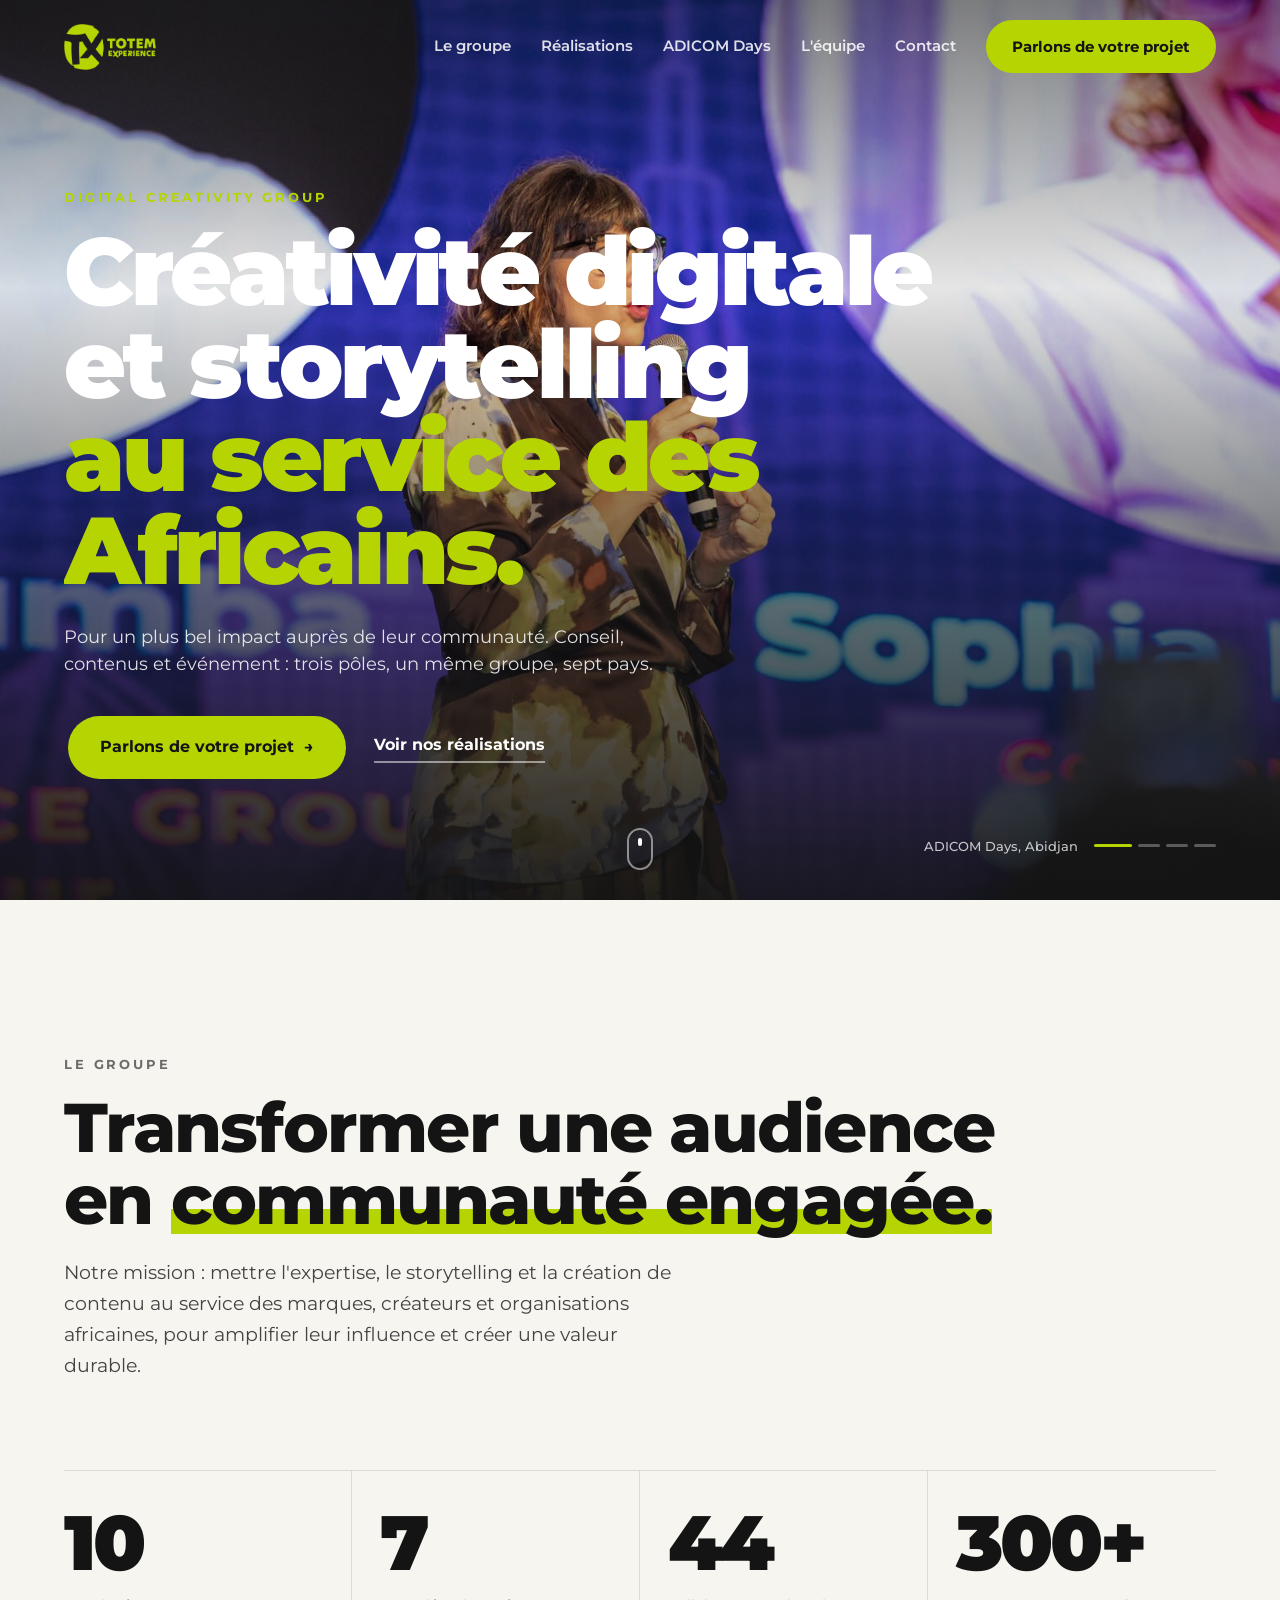
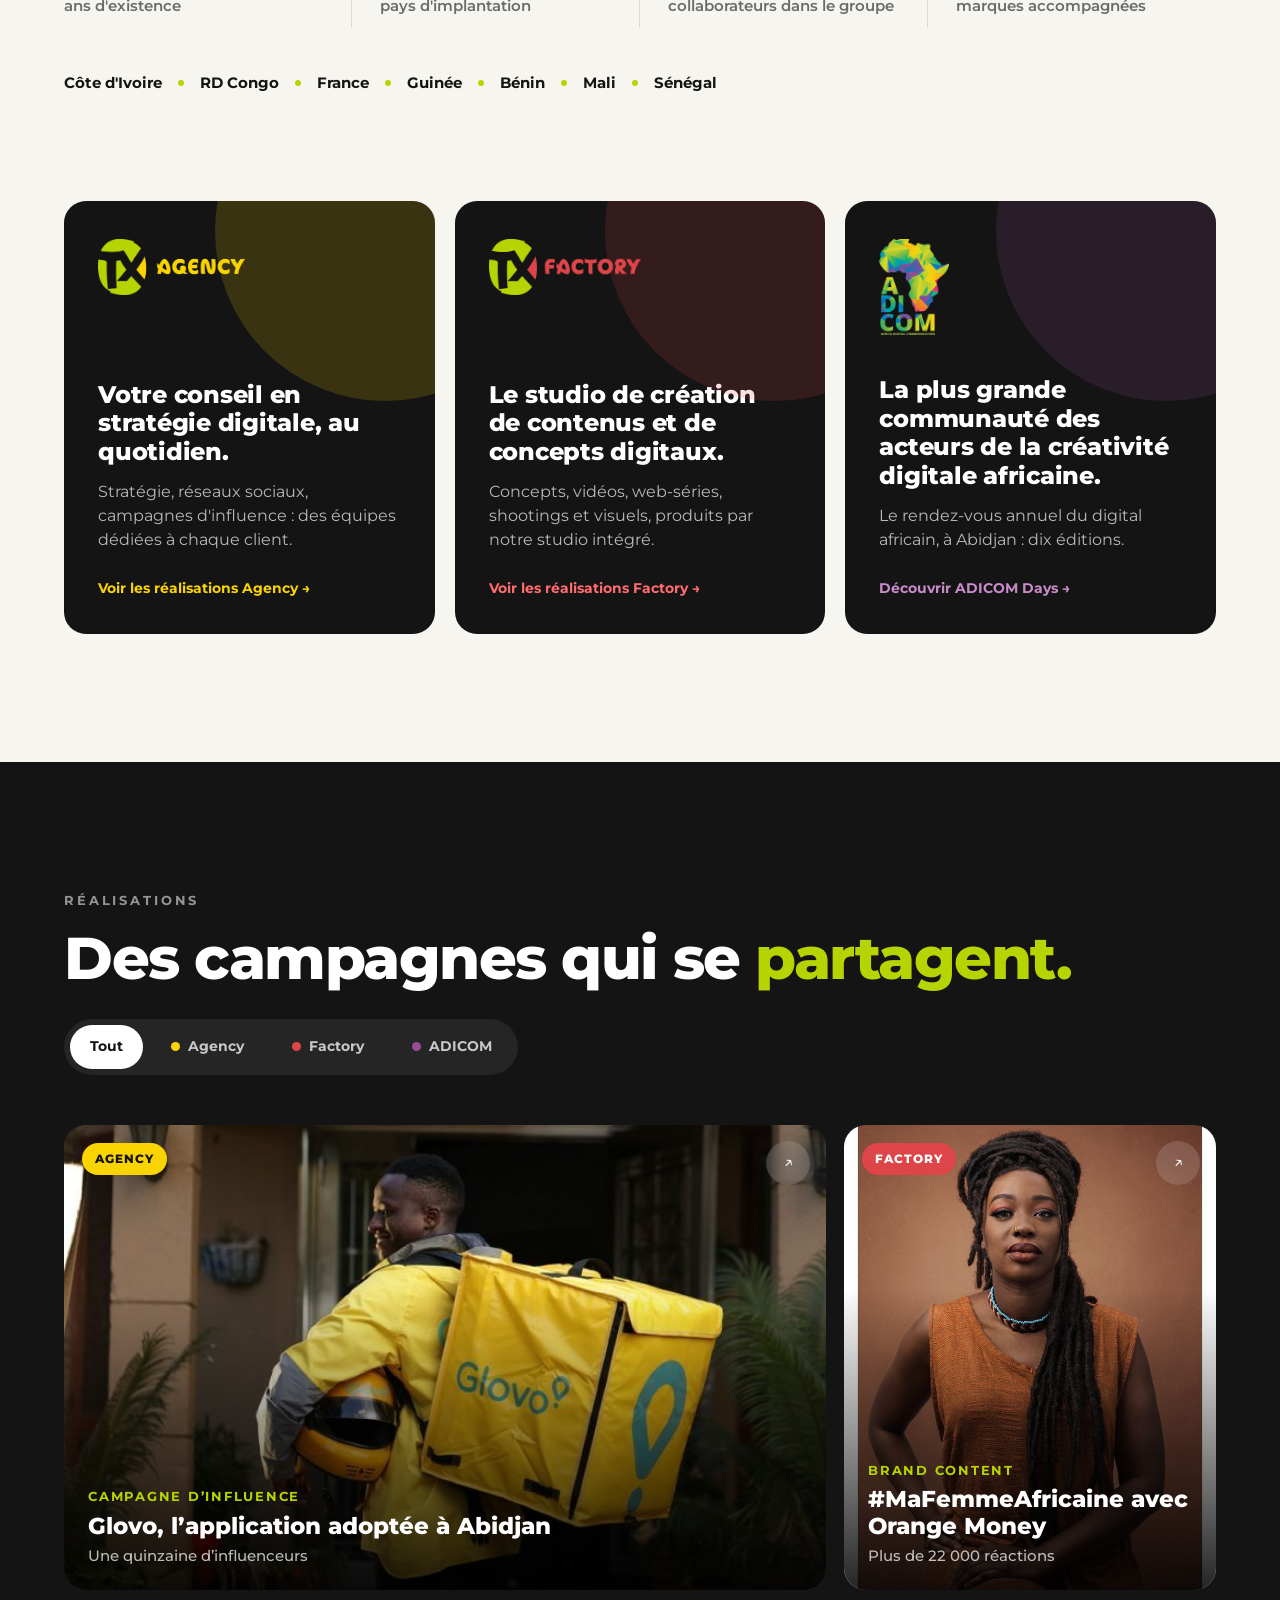
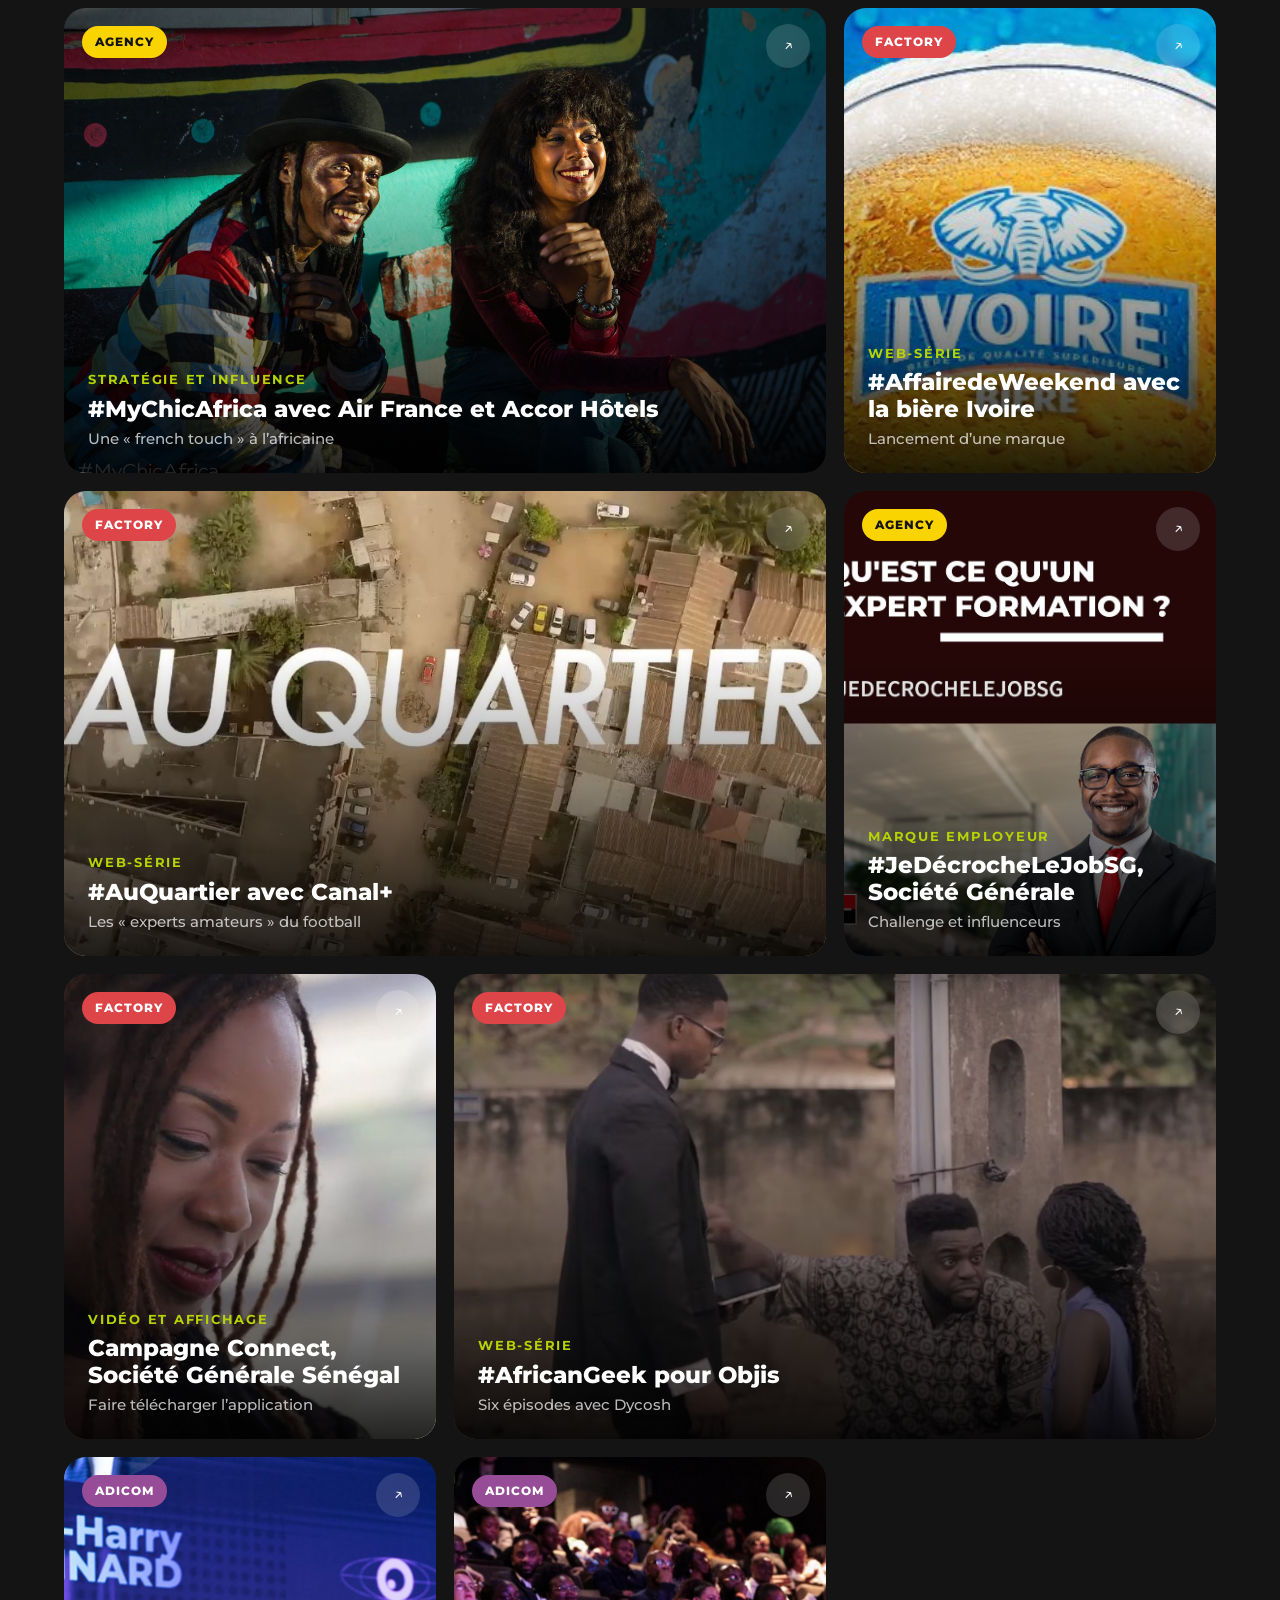
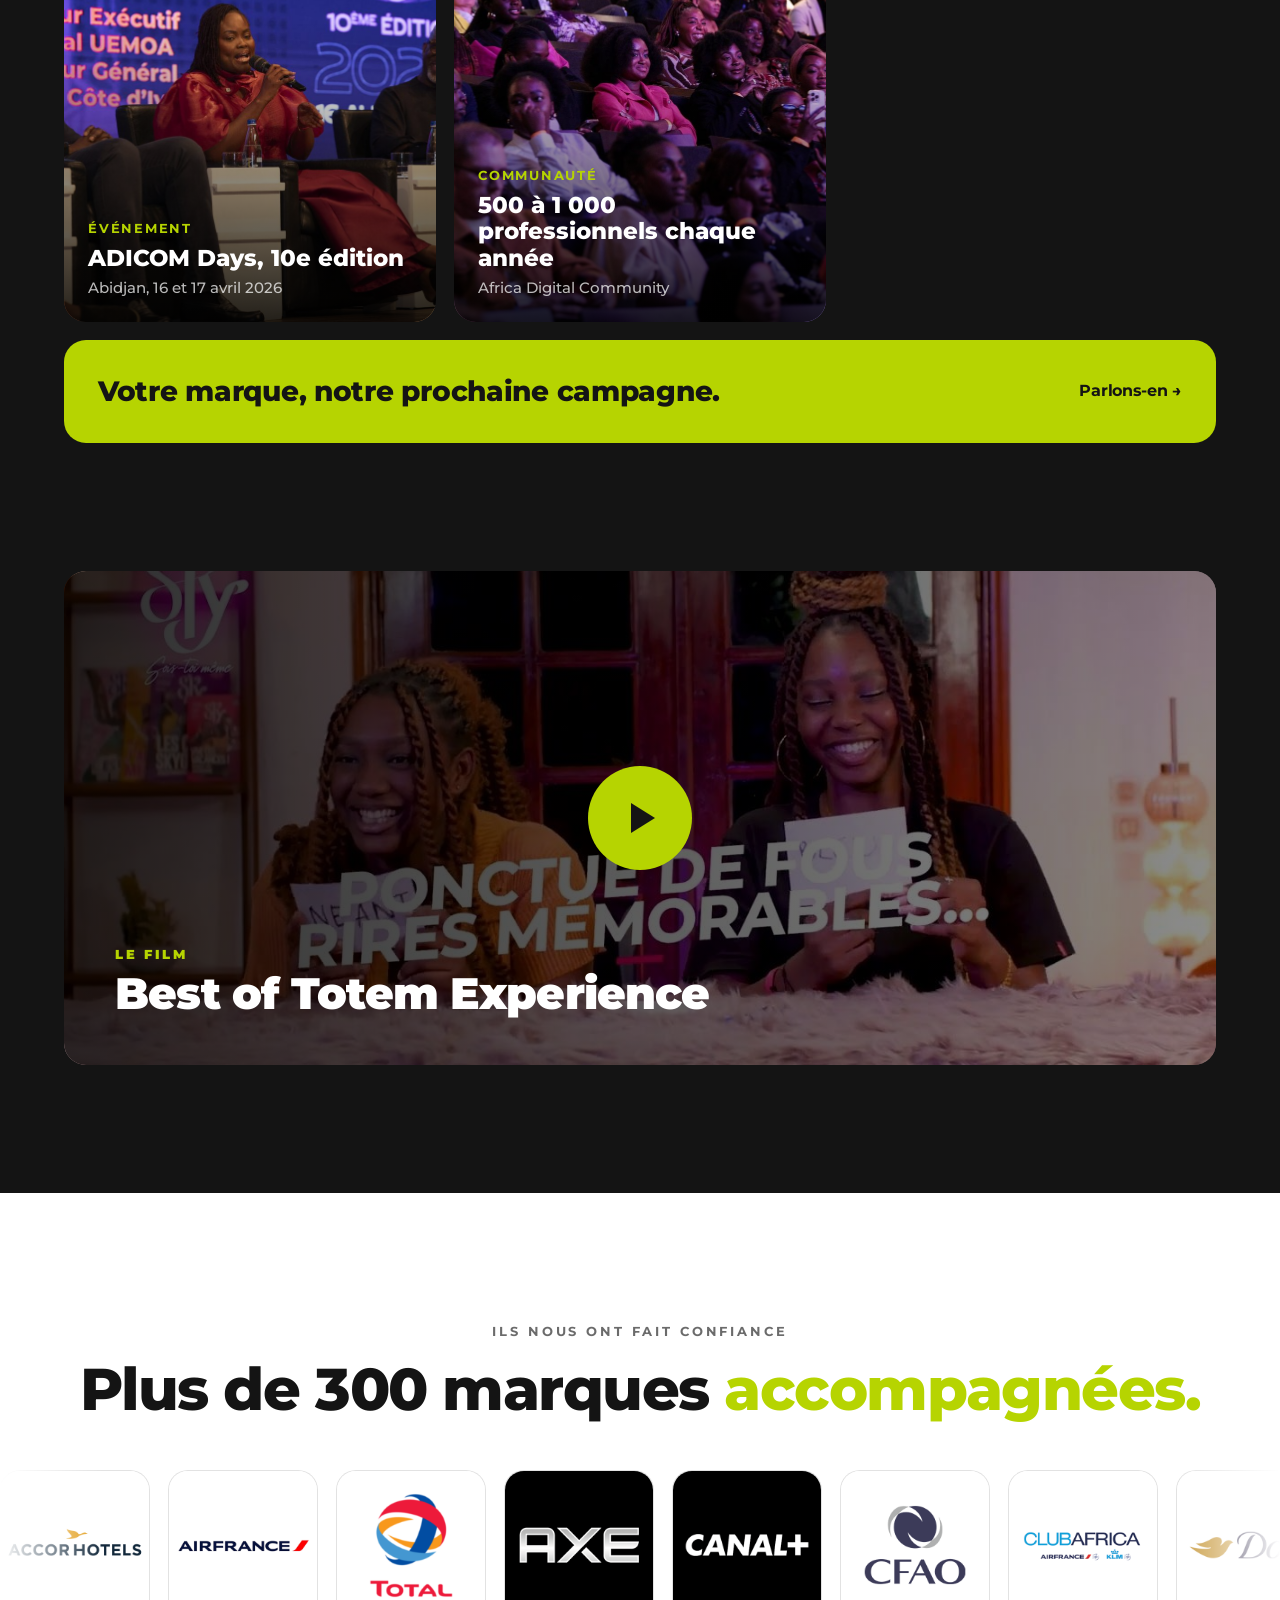
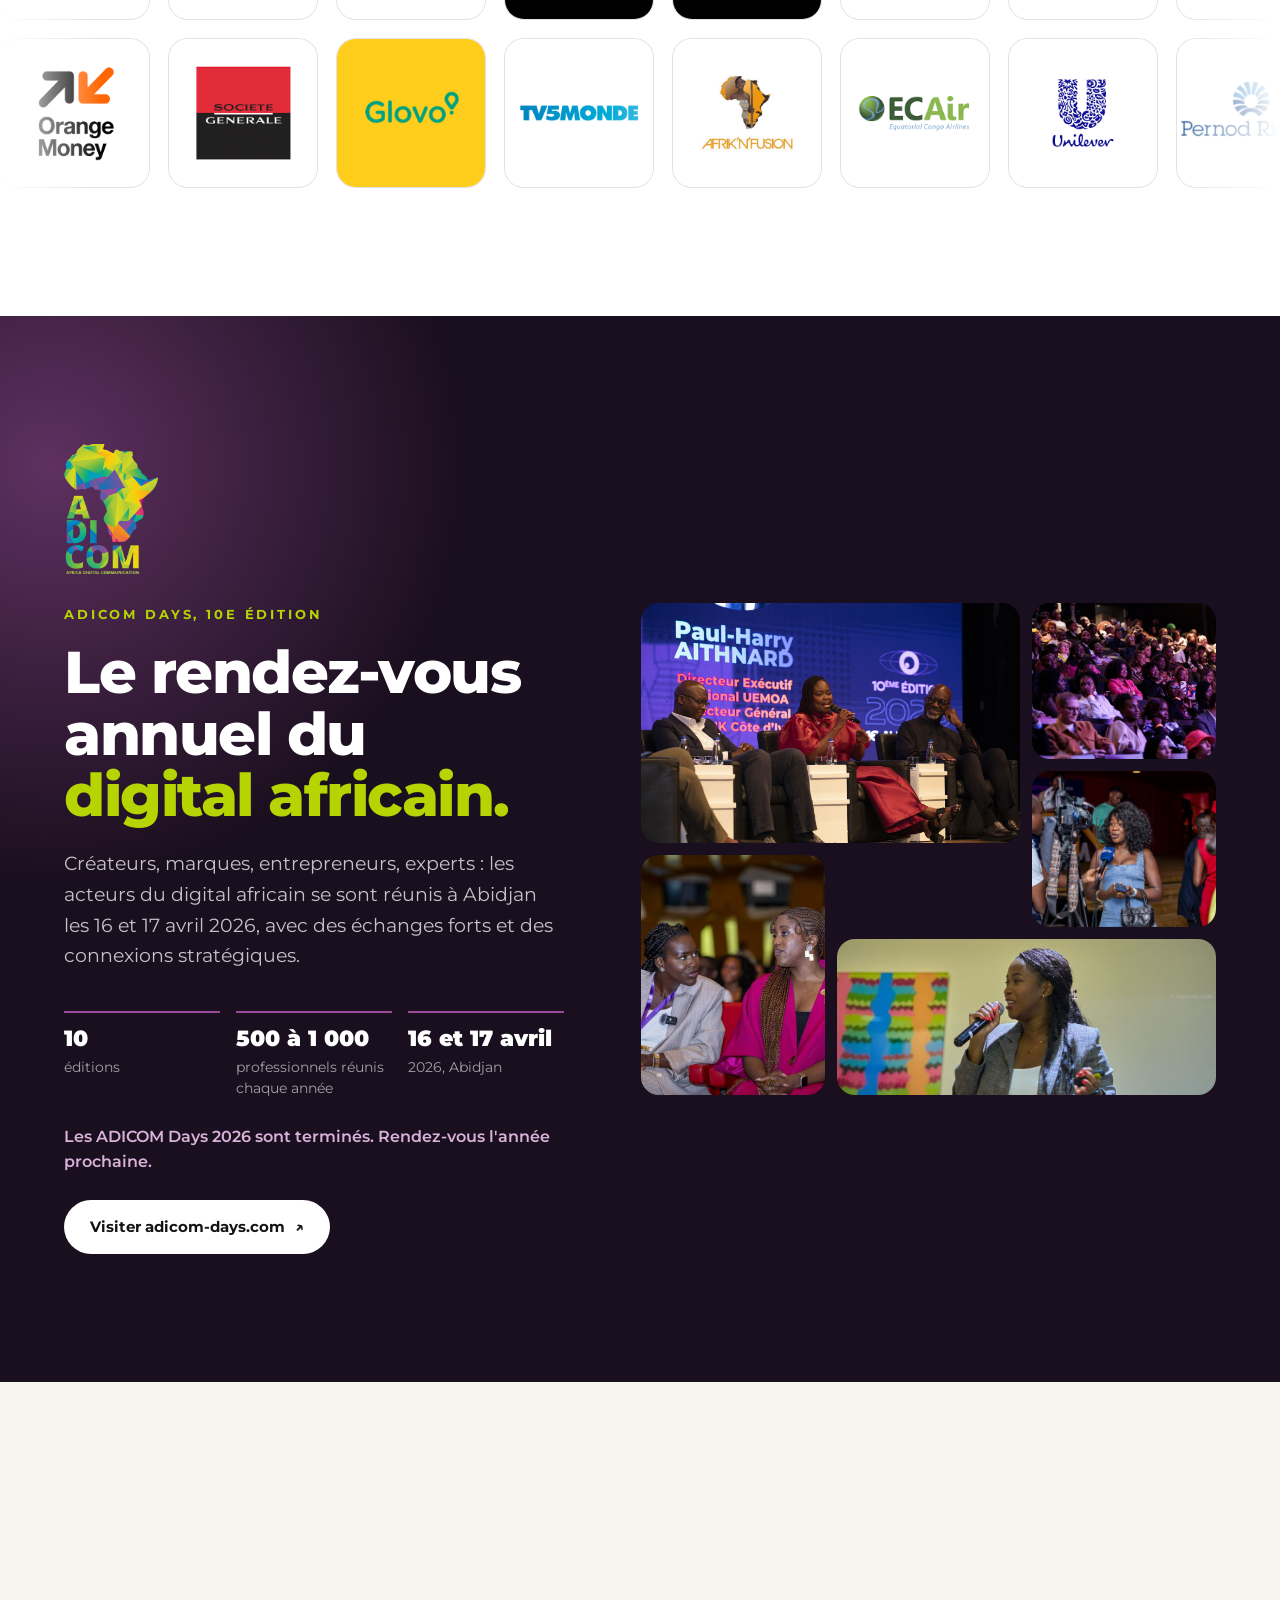
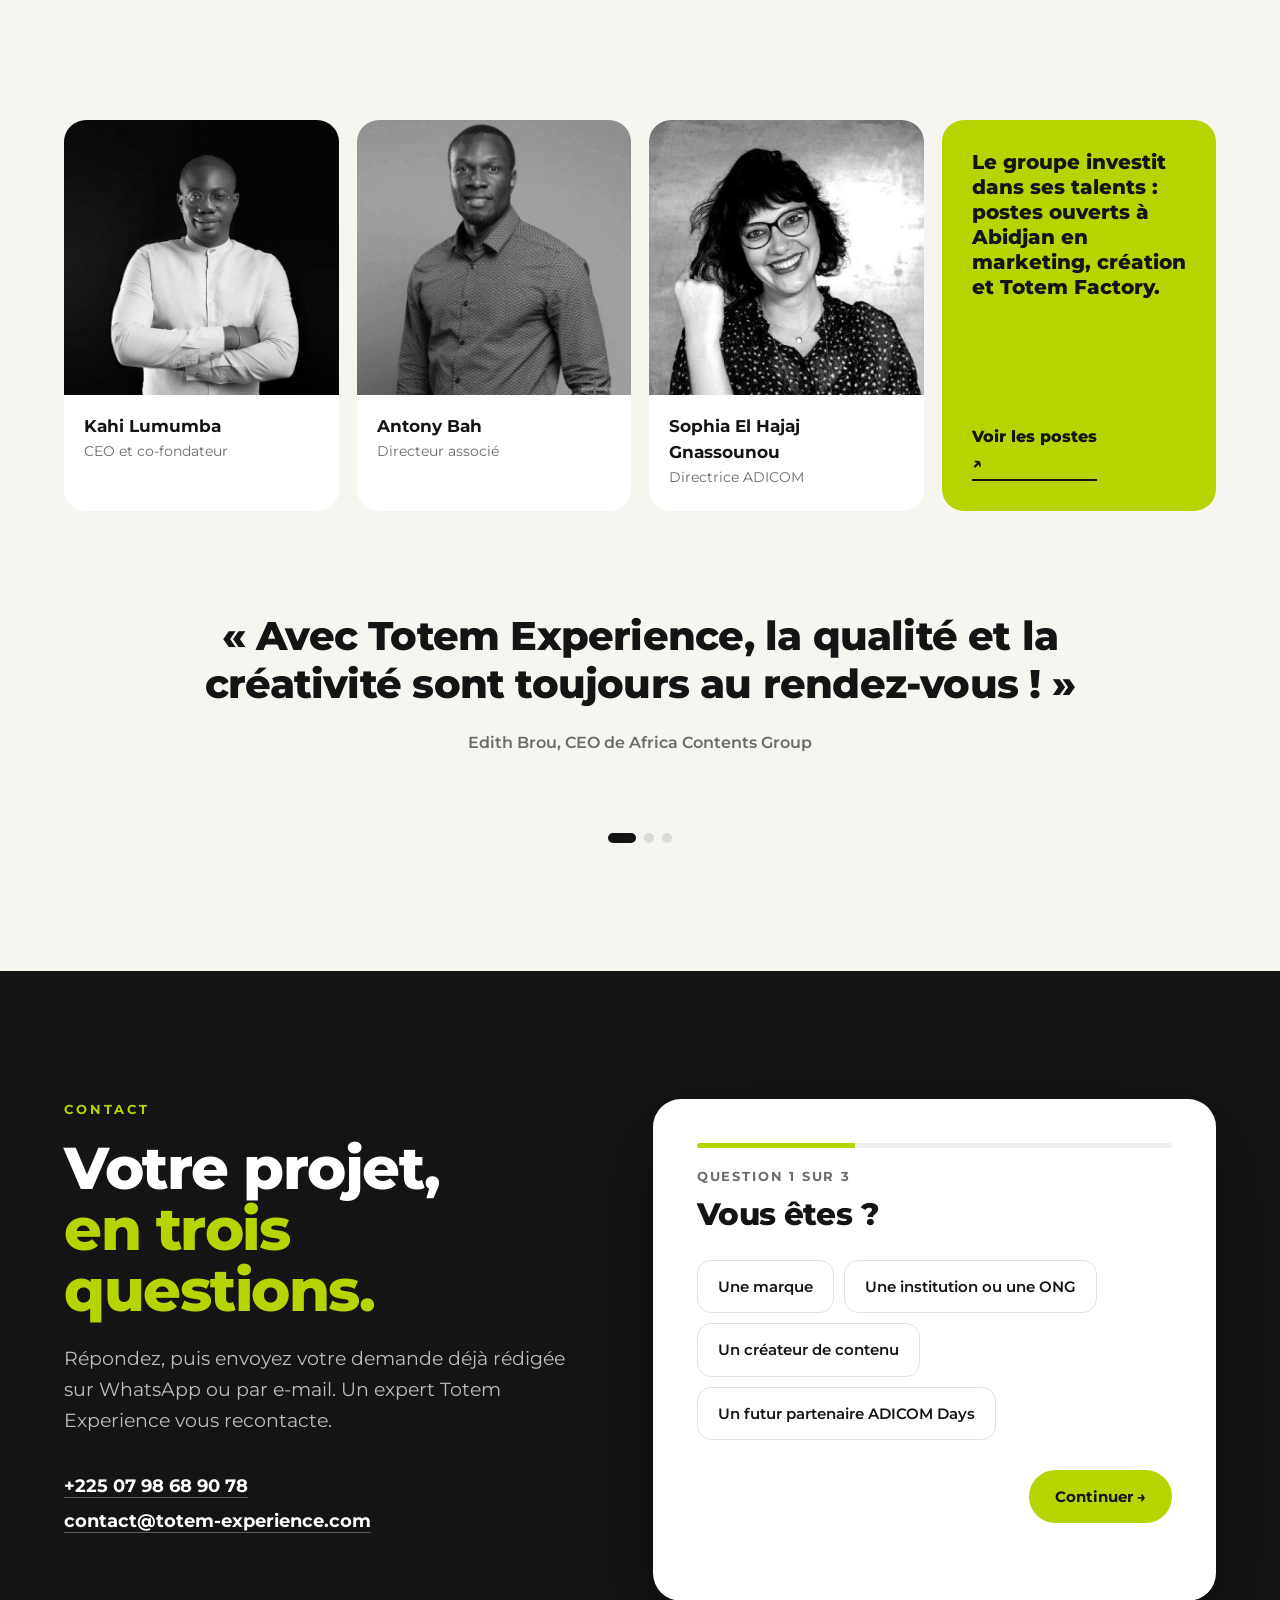
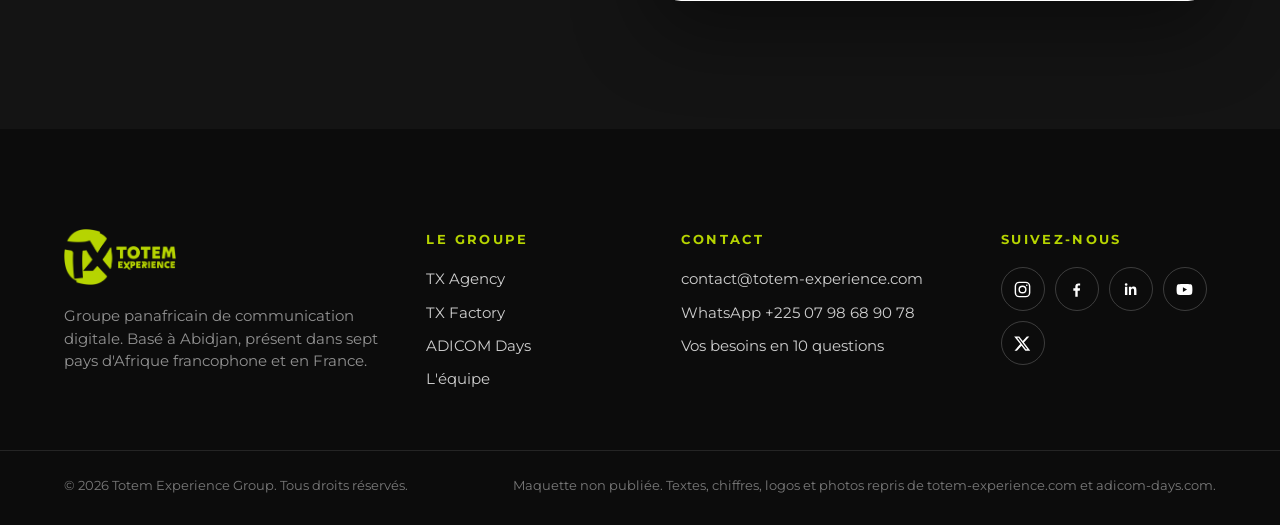
<file: index.html>
<!doctype html>
<html lang="fr">
<head>
<meta charset="utf-8">
<meta name="viewport" content="width=device-width,initial-scale=1,viewport-fit=cover">
<meta name="robots" content="noindex,nofollow">
<title>Totem Experience Group | Créativité digitale et storytelling, Abidjan</title>
<meta name="description" content="Totem Experience, groupe panafricain de communication digitale : TX Agency, TX Factory et ADICOM Days. Abidjan, sept pays, plus de 300 marques accompagnées.">
<meta name="theme-color" content="#141414">
<link rel="icon" href="img/l/mark-lime.png">
<link rel="preconnect" href="https://fonts.googleapis.com"><link rel="preconnect" href="https://fonts.gstatic.com" crossorigin>
<link href="https://fonts.googleapis.com/css2?family=Montserrat:ital,wght@0,400;0,500;0,600;0,700;0,800;0,900;1,800&display=swap" rel="stylesheet">
<link rel="preload" as="image" href="img/p/hero-scene.jpg">
<link rel="stylesheet" href="tx.css?v=3">
</head>
<body class="intro-on">

<!-- OUVERTURE ANIMÉE -->
<div class="intro" id="intro" aria-hidden="true">
 <img class="intro-mark" src="img/l/mark-lime.png" alt="">
 <div class="intro-words"><span class="w1">Agency</span><span class="w2">Factory</span><span class="w3">ADICOM</span></div>
 <button class="intro-skip" type="button" id="skip">Passer</button>
</div>

<header class="top" id="top">
 <a href="#" class="brand" aria-label="Totem Experience Group, accueil"><img src="img/l/tx.png" alt="Totem Experience"></a>
 <nav class="menu" id="menu" aria-label="Menu principal">
  <a href="#groupe">Le groupe</a><a href="#realisations">Réalisations</a><a href="#adicom">ADICOM Days</a><a href="#equipe">L'équipe</a><a href="#contact">Contact</a>
 </nav>
 <a href="#contact" class="pill pill-lime hide-m">Parlons de votre projet</a>
 <button class="burger" id="burger" aria-label="Ouvrir le menu" aria-expanded="false"><i></i><i></i></button>
</header>

<!-- HÉROS -->
<section class="hero" aria-label="Ouverture">
 <div class="slides" aria-hidden="true">
  <div class="slide on" style="background-image:url(img/p/hero-scene.jpg)"></div>
  <div class="slide" style="background-image:url(img/p/hero-mychic.jpg)"></div>
  <div class="slide" style="background-image:url(img/p/hero-foule.jpg)"></div>
  <div class="slide" style="background-image:url(img/p/hero-micro.jpg)"></div>
 </div>
 <div class="hero-in">
  <p class="kicker lime hl"><span>Digital Creativity Group</span></p>
  <h1 class="hl"><span>Créativité digitale</span><span>et storytelling</span><span class="lime">au service des Africains.</span></h1>
  <p class="hero-lead hl"><span>Pour un plus bel impact auprès de leur communauté. Conseil, contenus et événement : trois pôles, un même groupe, sept pays.</span></p>
  <div class="hero-row hl"><span>
   <a href="#contact" class="pill pill-lime big">Parlons de votre projet <b aria-hidden="true">→</b></a>
   <a href="#realisations" class="link-light">Voir nos réalisations</a></span>
  </div>
 </div>
 <div class="hero-cap"><span id="capTxt">ADICOM Days, Abidjan</span><span class="dots" id="dots"></span></div>
 <a href="#groupe" class="scroll-cue" aria-label="Descendre"><i></i></a>
</section>

<!-- LE GROUPE + CHIFFRES -->
<section class="group" id="groupe">
 <div class="wrap">
  <div class="manif rv">
   <p class="kicker">Le groupe</p>
   <h2>Transformer une audience en <em>communauté engagée.</em></h2>
   <p class="lead">Notre mission : mettre l'expertise, le storytelling et la création de contenu au service des marques, créateurs et organisations africaines, pour amplifier leur influence et créer une valeur durable.</p>
  </div>
  <div class="facts">
   <div class="fact rv"><b data-n="10">10</b><span>ans d'existence</span></div>
   <div class="fact rv"><b data-n="7">7</b><span>pays d'implantation</span></div>
   <div class="fact rv"><b data-n="44">44</b><span>collaborateurs dans le groupe</span></div>
   <div class="fact rv"><b data-n="300" data-s="+">300+</b><span>marques accompagnées</span></div>
  </div>
  <p class="countries rv">Côte d'Ivoire <i></i> RD Congo <i></i> France <i></i> Guinée <i></i> Bénin <i></i> Mali <i></i> Sénégal</p>
 </div>
</section>

<!-- TROIS PÔLES -->
<section class="poles" aria-label="Les trois pôles">
 <div class="wrap poles-grid">
  <a class="pole p-agency rv" href="#realisations" data-go="agency">
   <img src="img/l/agency.png" alt="TX Agency">
   <h3>Votre conseil en stratégie digitale, au quotidien.</h3>
   <p>Stratégie, réseaux sociaux, campagnes d'influence : des équipes dédiées à chaque client.</p>
   <span class="more">Voir les réalisations Agency <b>→</b></span>
  </a>
  <a class="pole p-factory rv" href="#realisations" data-go="factory">
   <img src="img/l/factory.png" alt="TX Factory">
   <h3>Le studio de création de contenus et de concepts digitaux.</h3>
   <p>Concepts, vidéos, web-séries, shootings et visuels, produits par notre studio intégré.</p>
   <span class="more">Voir les réalisations Factory <b>→</b></span>
  </a>
  <a class="pole p-adicom rv" href="#adicom">
   <img src="img/l/adicom.png" alt="ADICOM Days" class="tall">
   <h3>La plus grande communauté des acteurs de la créativité digitale africaine.</h3>
   <p>Le rendez-vous annuel du digital africain, à Abidjan : dix éditions.</p>
   <span class="more">Découvrir ADICOM Days <b>→</b></span>
  </a>
 </div>
</section>

<!-- RÉALISATIONS -->
<section class="work" id="realisations">
 <div class="wrap">
  <div class="sec-head rv">
   <div><p class="kicker">Réalisations</p><h2>Des campagnes qui se <em>partagent.</em></h2></div>
   <div class="filters" role="tablist" aria-label="Filtrer par pôle">
    <button class="on" data-f="tout" role="tab" aria-selected="true">Tout</button>
    <button data-f="agency" role="tab" aria-selected="false"><i class="dot y"></i>Agency</button>
    <button data-f="factory" role="tab" aria-selected="false"><i class="dot r"></i>Factory</button>
    <button data-f="adicom" role="tab" aria-selected="false"><i class="dot v"></i>ADICOM</button>
   </div>
  </div>
  <div class="cards" id="cards"></div>
  <a href="#contact" class="work-cta rv"><span>Votre marque, notre prochaine campagne.</span><b>Parlons-en →</b></a>
 </div>
</section>

<!-- FILM -->
<section class="reel">
 <button class="reel-in rv" id="playReel" type="button" aria-label="Voir le film Best of Totem Experience">
  <img src="img/p/reel.jpg" alt="Best of Totem Experience" loading="lazy">
  <span class="play"><i></i></span>
  <span class="reel-txt"><small>Le film</small>Best of Totem Experience</span>
 </button>
</section>

<!-- LOGOS -->
<section class="brands" id="marques">
 <div class="wrap sec-head center rv"><div><p class="kicker">Ils nous ont fait confiance</p><h2>Plus de 300 marques <em>accompagnées.</em></h2></div></div>
 <div class="marquee" aria-label="Logos des marques clientes"><div class="track" id="t1"></div><div class="track rev" id="t2"></div></div>
</section>

<!-- ADICOM DAYS -->
<section class="adicom" id="adicom">
 <div class="wrap adicom-grid">
  <div class="adicom-txt rv">
   <img src="img/l/adicom.png" alt="ADICOM Days" class="adicom-logo">
   <p class="kicker lime">ADICOM Days, 10e édition</p>
   <h2>Le rendez-vous annuel du <em>digital africain.</em></h2>
   <p class="lead">Créateurs, marques, entrepreneurs, experts : les acteurs du digital africain se sont réunis à Abidjan les 16 et 17 avril 2026, avec des échanges forts et des connexions stratégiques.</p>
   <div class="a-facts">
    <div><b>10</b><span>éditions</span></div>
    <div><b>500 à 1 000</b><span>professionnels réunis chaque année</span></div>
    <div><b>16 et 17 avril</b><span>2026, Abidjan</span></div>
   </div>
   <p class="next-ed">Les ADICOM Days 2026 sont terminés. Rendez-vous l'année prochaine.</p>
   <a href="https://adicom-days.com/" target="_blank" rel="noopener" class="pill pill-white">Visiter adicom-days.com <b>↗</b></a>
  </div>
  <div class="mosaic rv">
   <figure class="m1"><img src="img/p/a-10e.jpg" alt="Panel sur la scène de la 10e édition" loading="lazy"></figure>
   <figure class="m2"><img src="img/p/a-foule.jpg" alt="Le public des ADICOM Days" loading="lazy"></figure>
   <figure class="m3"><img src="img/p/a-interview.jpg" alt="Interview dans les coulisses" loading="lazy"></figure>
   <figure class="m4"><img src="img/p/a-duo.jpg" alt="Échange sur scène" loading="lazy"></figure>
   <figure class="m5"><img src="img/p/a-micro.jpg" alt="Prise de parole" loading="lazy"></figure>
  </div>
 </div>
</section>

<!-- ÉQUIPE + TÉMOIGNAGES -->
<section class="team" id="equipe">
 <div class="wrap">
  <div class="sec-head rv"><div><p class="kicker">L'équipe</p><h2>44 talents, <em>une même culture</em> de la créativité et du résultat.</h2></div></div>
  <div class="people">
   <figure class="person rv"><img src="img/p/t-kahi.jpg" alt="Kahi Lumumba" loading="lazy"><figcaption><b>Kahi Lumumba</b><span>CEO et co-fondateur</span></figcaption></figure>
   <figure class="person rv"><img src="img/p/t-antony.jpg" alt="Antony Bah" loading="lazy"><figcaption><b>Antony Bah</b><span>Directeur associé</span></figcaption></figure>
   <figure class="person rv"><img src="img/p/t-sophia.jpg" alt="Sophia El Hajaj Gnassounou" loading="lazy"><figcaption><b>Sophia El Hajaj Gnassounou</b><span>Directrice ADICOM</span></figcaption></figure>
   <div class="person join rv"><p>Le groupe investit dans ses talents : postes ouverts à Abidjan en marketing, création et Totem Factory.</p><a href="https://totem-experience.com/totem-experience-investit-dans-les-talents-qui-faconneront-la-communication-le-marketing-digital-africain-louverture-dun-nouveau-chapitre/" target="_blank" rel="noopener">Voir les postes <b>↗</b></a></div>
  </div>
  <div class="quotes rv" id="quotes">
   <blockquote class="on"><p>« Avec Totem Experience, la qualité et la créativité sont toujours au rendez-vous ! »</p><cite>Edith Brou, CEO de Africa Contents Group</cite></blockquote>
   <blockquote><p>« Le sérieux et la connaissance du marché de Totem Experience en font un partenaire idéal en Afrique. »</p><cite>Dycosh, comédien et influenceur</cite></blockquote>
   <blockquote><p>« Totem Experience, c'est la rigueur, l'honnêteté, et surtout l'aptitude à trouver de bons contrats ! »</p><cite>Wilfried Santa'Anna, mannequin, chanteur et influenceur</cite></blockquote>
   <div class="q-dots" id="qdots"></div>
  </div>
 </div>
</section>

<!-- CONTACT EN 3 QUESTIONS -->
<section class="contact" id="contact">
 <div class="wrap contact-grid">
  <div class="contact-intro rv">
   <p class="kicker lime">Contact</p>
   <h2>Votre projet,<br><em>en trois questions.</em></h2>
   <p class="lead">Répondez, puis envoyez votre demande déjà rédigée sur WhatsApp ou par e-mail. Un expert Totem Experience vous recontacte.</p>
   <p class="direct"><a href="https://wa.me/2250798689078" target="_blank" rel="noopener">+225 07 98 68 90 78</a><br><a href="mailto:contact@totem-experience.com">contact@totem-experience.com</a></p>
  </div>
  <form class="wizard rv" id="wizard" novalidate>
   <div class="progress"><i id="bar"></i></div>
   <p class="step-n" id="stepN">Question 1 sur 3</p>
   <fieldset class="step on" data-s="1">
    <legend>Vous êtes&nbsp;?</legend>
    <div class="chips" data-name="profil"><button type="button">Une marque</button><button type="button">Une institution ou une ONG</button><button type="button">Un créateur de contenu</button><button type="button">Un futur partenaire ADICOM Days</button></div>
   </fieldset>
   <fieldset class="step" data-s="2">
    <legend>De quoi avez-vous besoin&nbsp;?</legend>
    <div class="chips" data-name="besoin"><button type="button">Stratégie et réseaux sociaux</button><button type="button">Campagne d'influence</button><button type="button">Vidéo, web-série, contenus</button><button type="button">Partenariat ADICOM Days</button><button type="button">Autre projet</button></div>
   </fieldset>
   <fieldset class="step" data-s="3">
    <legend>Pour quand&nbsp;?</legend>
    <div class="chips" data-name="quand"><button type="button">Ce mois-ci</button><button type="button">Dans les trois mois</button><button type="button">Plus tard dans l'année</button></div>
    <label class="field">Votre nom et votre structure<input type="text" id="nom" placeholder="Ex. Aïcha Koné, société ABC" autocomplete="name"></label>
   </fieldset>
   <div class="nav-row">
    <button type="button" class="back" id="back">Retour</button>
    <button type="button" class="pill pill-lime" id="next">Continuer →</button>
   </div>
   <div class="send" id="send">
    <button type="button" class="pill pill-wa" id="sendWa">Envoyer sur WhatsApp</button>
    <button type="button" class="pill pill-ghost" id="sendMail">Envoyer par e-mail</button>
   </div>
   <p class="hint" id="hint" role="alert"></p>
  </form>
 </div>
</section>

<footer class="foot">
 <div class="wrap foot-top">
  <div class="foot-brand"><img src="img/l/tx.png" alt="Totem Experience"><p>Groupe panafricain de communication digitale. Basé à Abidjan, présent dans sept pays d'Afrique francophone et en France.</p></div>
  <div><h4>Le groupe</h4><ul><li><a href="#realisations" data-go="agency">TX Agency</a></li><li><a href="#realisations" data-go="factory">TX Factory</a></li><li><a href="#adicom">ADICOM Days</a></li><li><a href="#equipe">L'équipe</a></li></ul></div>
  <div><h4>Contact</h4><ul><li><a href="mailto:contact@totem-experience.com">contact@totem-experience.com</a></li><li><a href="https://wa.me/2250798689078" target="_blank" rel="noopener">WhatsApp +225 07 98 68 90 78</a></li><li><a href="https://totem-experience.com/vos-besoins/" target="_blank" rel="noopener">Vos besoins en 10 questions</a></li></ul></div>
  <div><h4>Suivez-nous</h4>
   <div class="socials">
    <a href="https://www.instagram.com/totemexperience" target="_blank" rel="noopener" aria-label="Instagram"><svg viewBox="0 0 24 24"><rect x="3" y="3" width="18" height="18" rx="5"/><circle cx="12" cy="12" r="4.2"/><circle cx="17.4" cy="6.6" r="1" class="f"/></svg></a>
    <a href="https://www.facebook.com/Totemexperience/" target="_blank" rel="noopener" aria-label="Facebook"><svg viewBox="0 0 24 24"><path class="f" d="M13.5 21v-7.5h2.6l.4-3h-3V8.6c0-.9.3-1.5 1.5-1.5h1.6V4.4c-.3 0-1.2-.1-2.3-.1-2.3 0-3.8 1.4-3.8 3.9v2.3H8v3h2.5V21z"/></svg></a>
    <a href="https://www.linkedin.com/company/2920853/" target="_blank" rel="noopener" aria-label="LinkedIn"><svg viewBox="0 0 24 24"><path class="f" d="M5 8.5h3V19H5zM6.5 4a1.7 1.7 0 110 3.4 1.7 1.7 0 010-3.4zM10 8.5h2.9v1.4c.4-.8 1.4-1.6 3-1.6 3.1 0 3.6 2 3.6 4.7V19h-3v-5.3c0-1.3 0-2.9-1.8-2.9s-2 1.4-2 2.8V19H10z"/></svg></a>
    <a href="https://www.youtube.com/@TotemExperienceFactory" target="_blank" rel="noopener" aria-label="YouTube"><svg viewBox="0 0 24 24"><path class="f" d="M21.6 7.2a2.5 2.5 0 00-1.8-1.8C18.2 5 12 5 12 5s-6.2 0-7.8.4A2.5 2.5 0 002.4 7.2C2 8.8 2 12 2 12s0 3.2.4 4.8a2.5 2.5 0 001.8 1.8C5.8 19 12 19 12 19s6.2 0 7.8-.4a2.5 2.5 0 001.8-1.8c.4-1.6.4-4.8.4-4.8s0-3.2-.4-4.8zM10 15V9l5.2 3z"/></svg></a>
    <a href="https://www.twitter.com/totemfactory/" target="_blank" rel="noopener" aria-label="X"><svg viewBox="0 0 24 24"><path class="f" d="M17.5 3h3.1l-6.8 7.7 8 10.3h-6.2l-4.9-6.3L5 21H1.9l7.3-8.3L1.5 3h6.4l4.4 5.8zm-1.1 16.2h1.7L7 4.7H5.2z"/></svg></a>
   </div>
  </div>
 </div>
 <div class="wrap foot-bottom"><p>© 2026 Totem Experience Group. Tous droits réservés.</p><p class="fine">Maquette non publiée. Textes, chiffres, logos et photos repris de totem-experience.com et adicom-days.com.</p></div>
</footer>

<div class="dock" aria-label="Actions rapides">
 <a href="https://wa.me/2250798689078" target="_blank" rel="noopener" class="d-wa">WhatsApp</a>
 <a href="mailto:contact@totem-experience.com" class="d-mail">E-mail</a>
 <a href="#contact" class="d-proj">Mon projet</a>
</div>

<div class="modal" id="modal" role="dialog" aria-modal="true" aria-label="Détail"><div class="modal-box" id="modalBox"></div><button class="modal-x" id="modalX" aria-label="Fermer">×</button></div>

<script src="tx.js?v=3"></script>
</body>
</html>
</file>
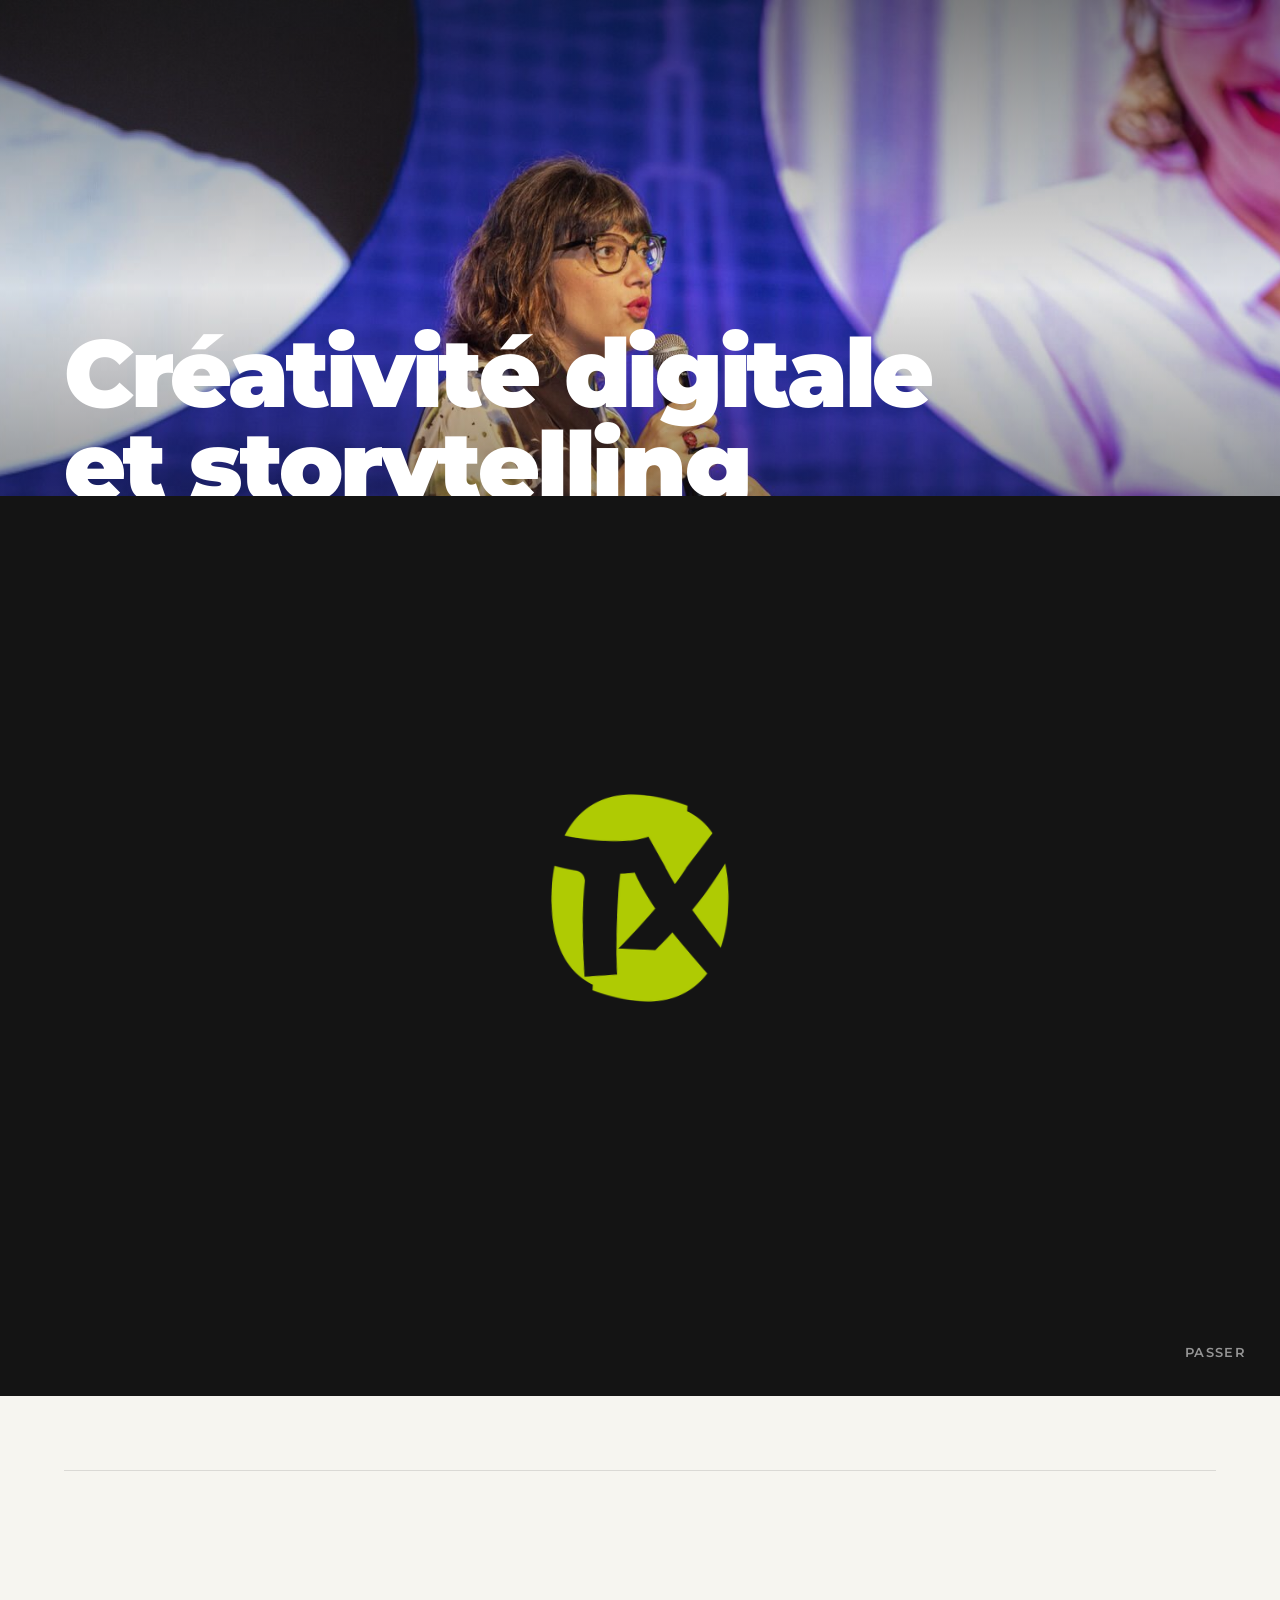
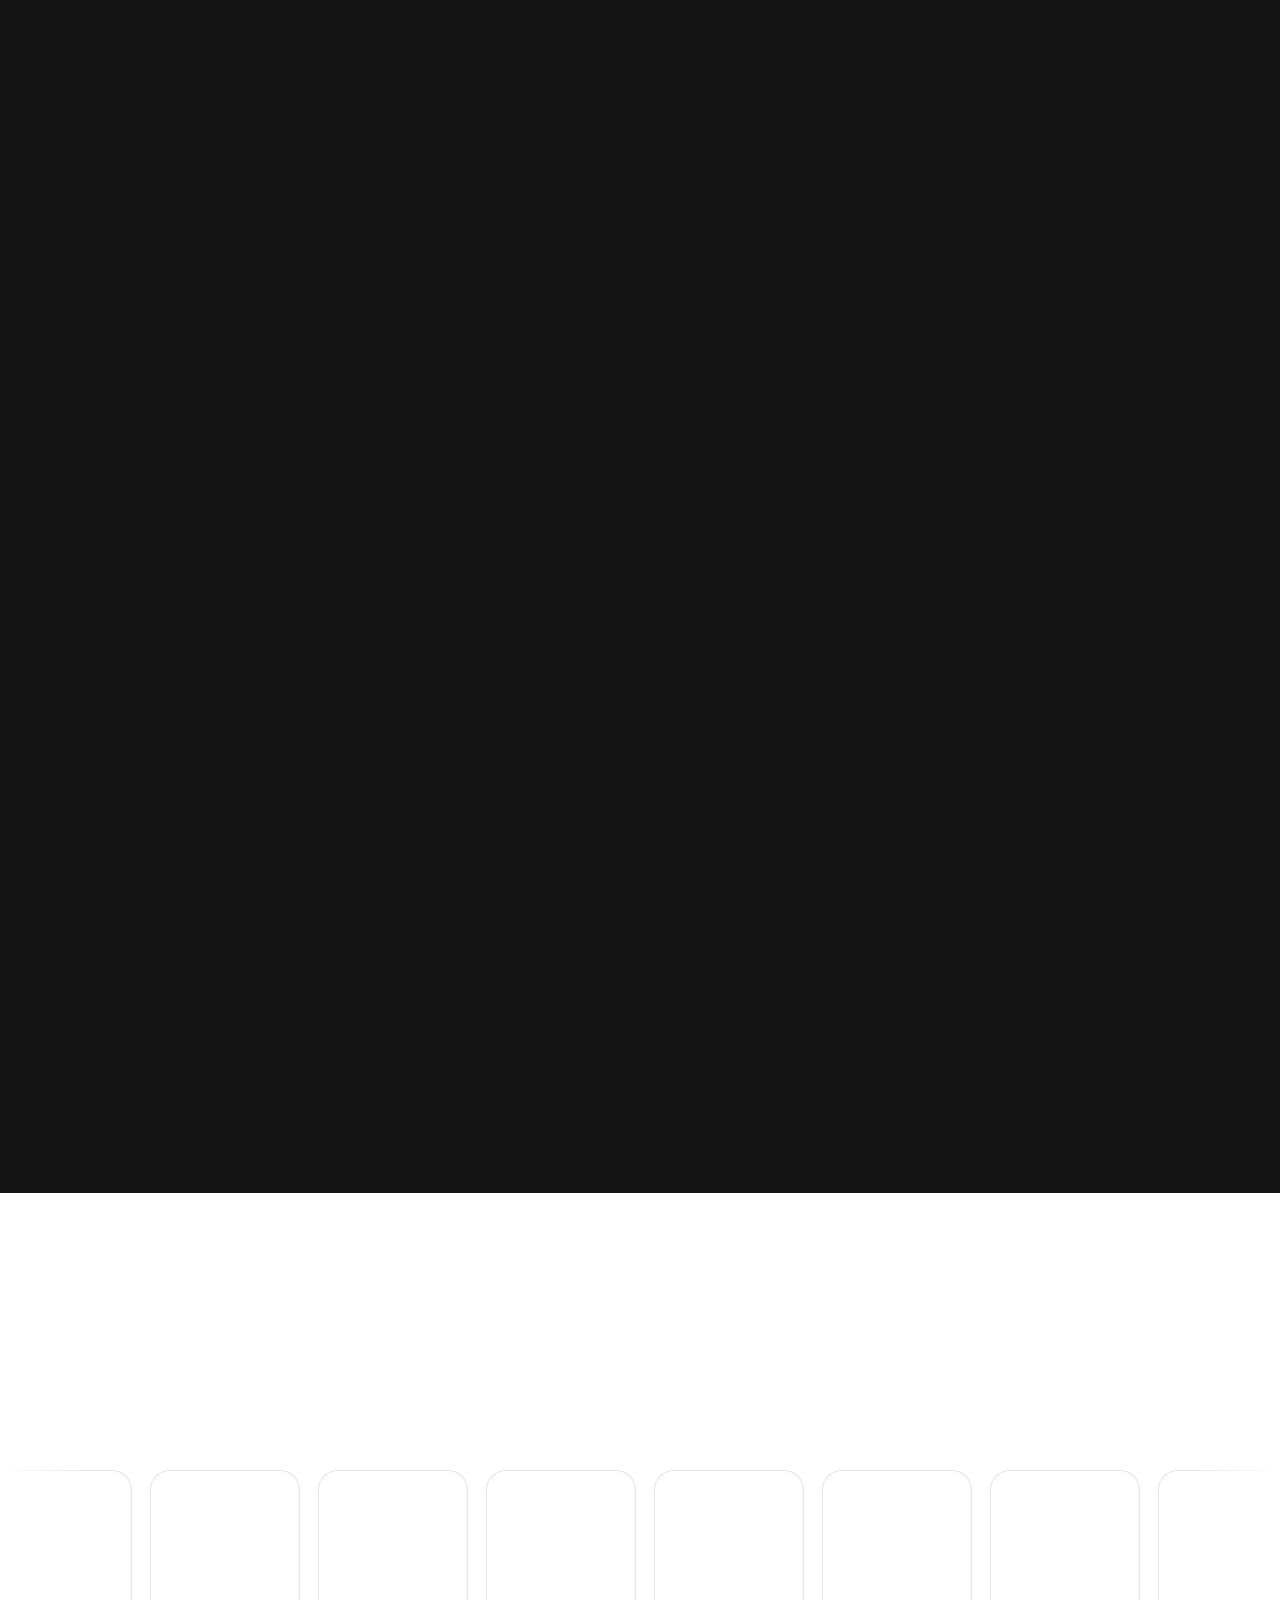
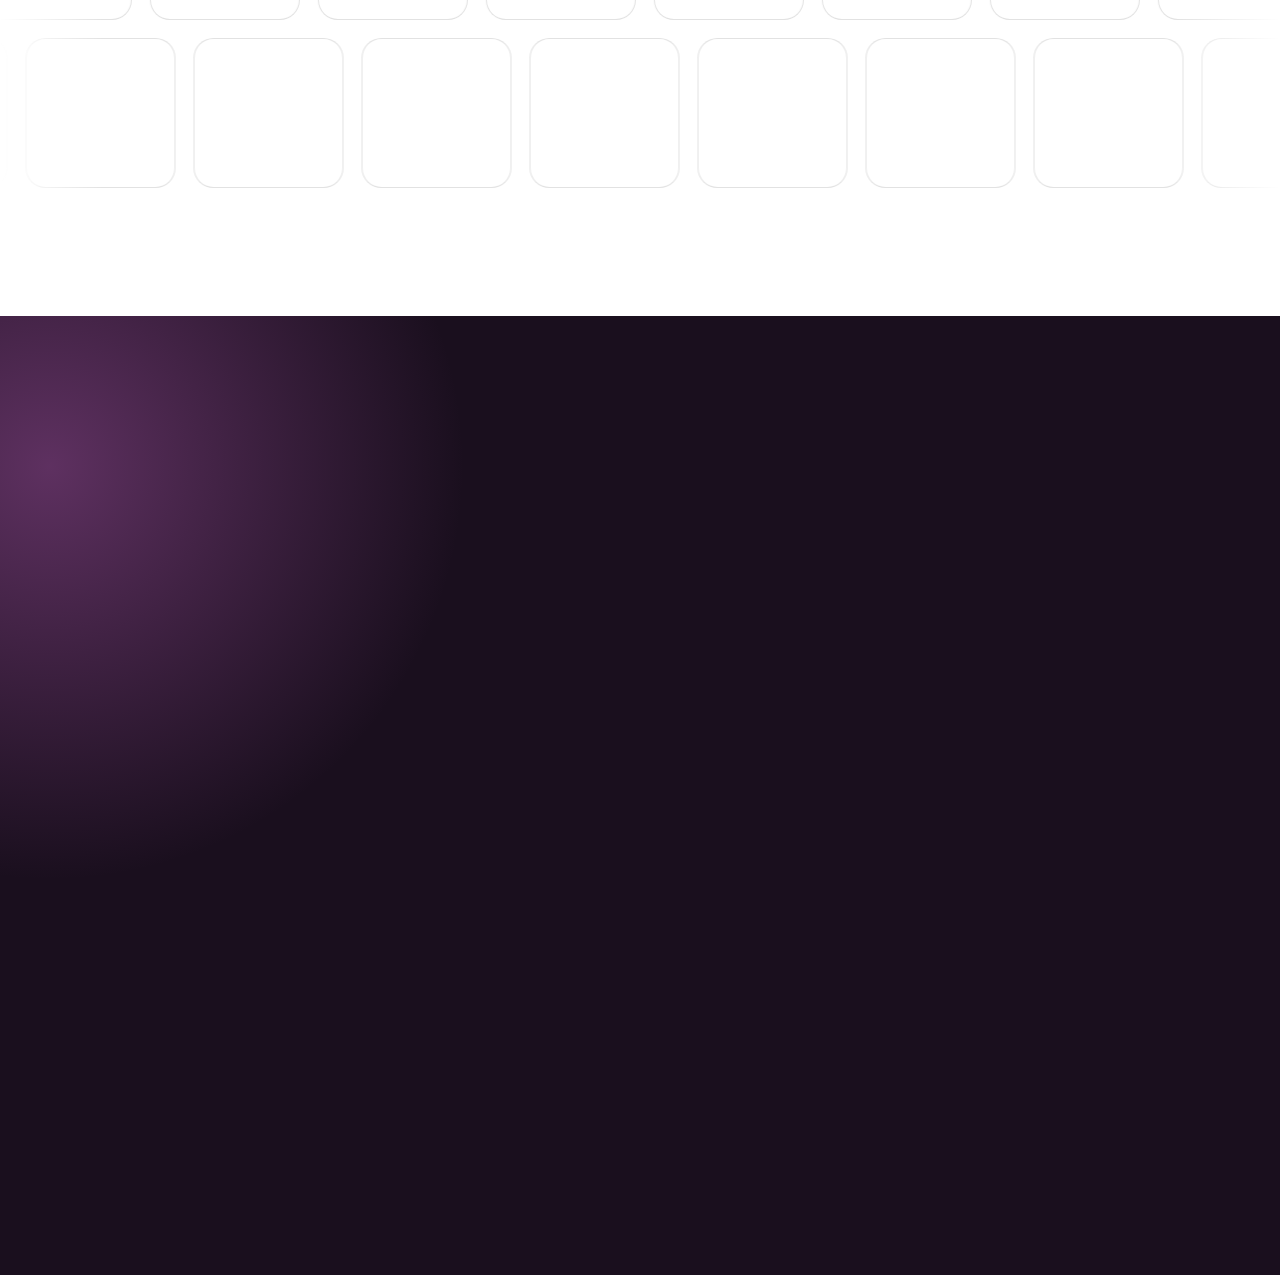
<file: adicom.html>
<!doctype html><html lang="fr"><head><meta charset="utf-8"><meta name="robots" content="noindex"><meta http-equiv="refresh" content="0;url=index.html#adicom"><link rel="canonical" href="index.html#adicom"><title>Totem Experience</title></head><body><a href="index.html#adicom">Totem Experience</a></body></html>
</file>
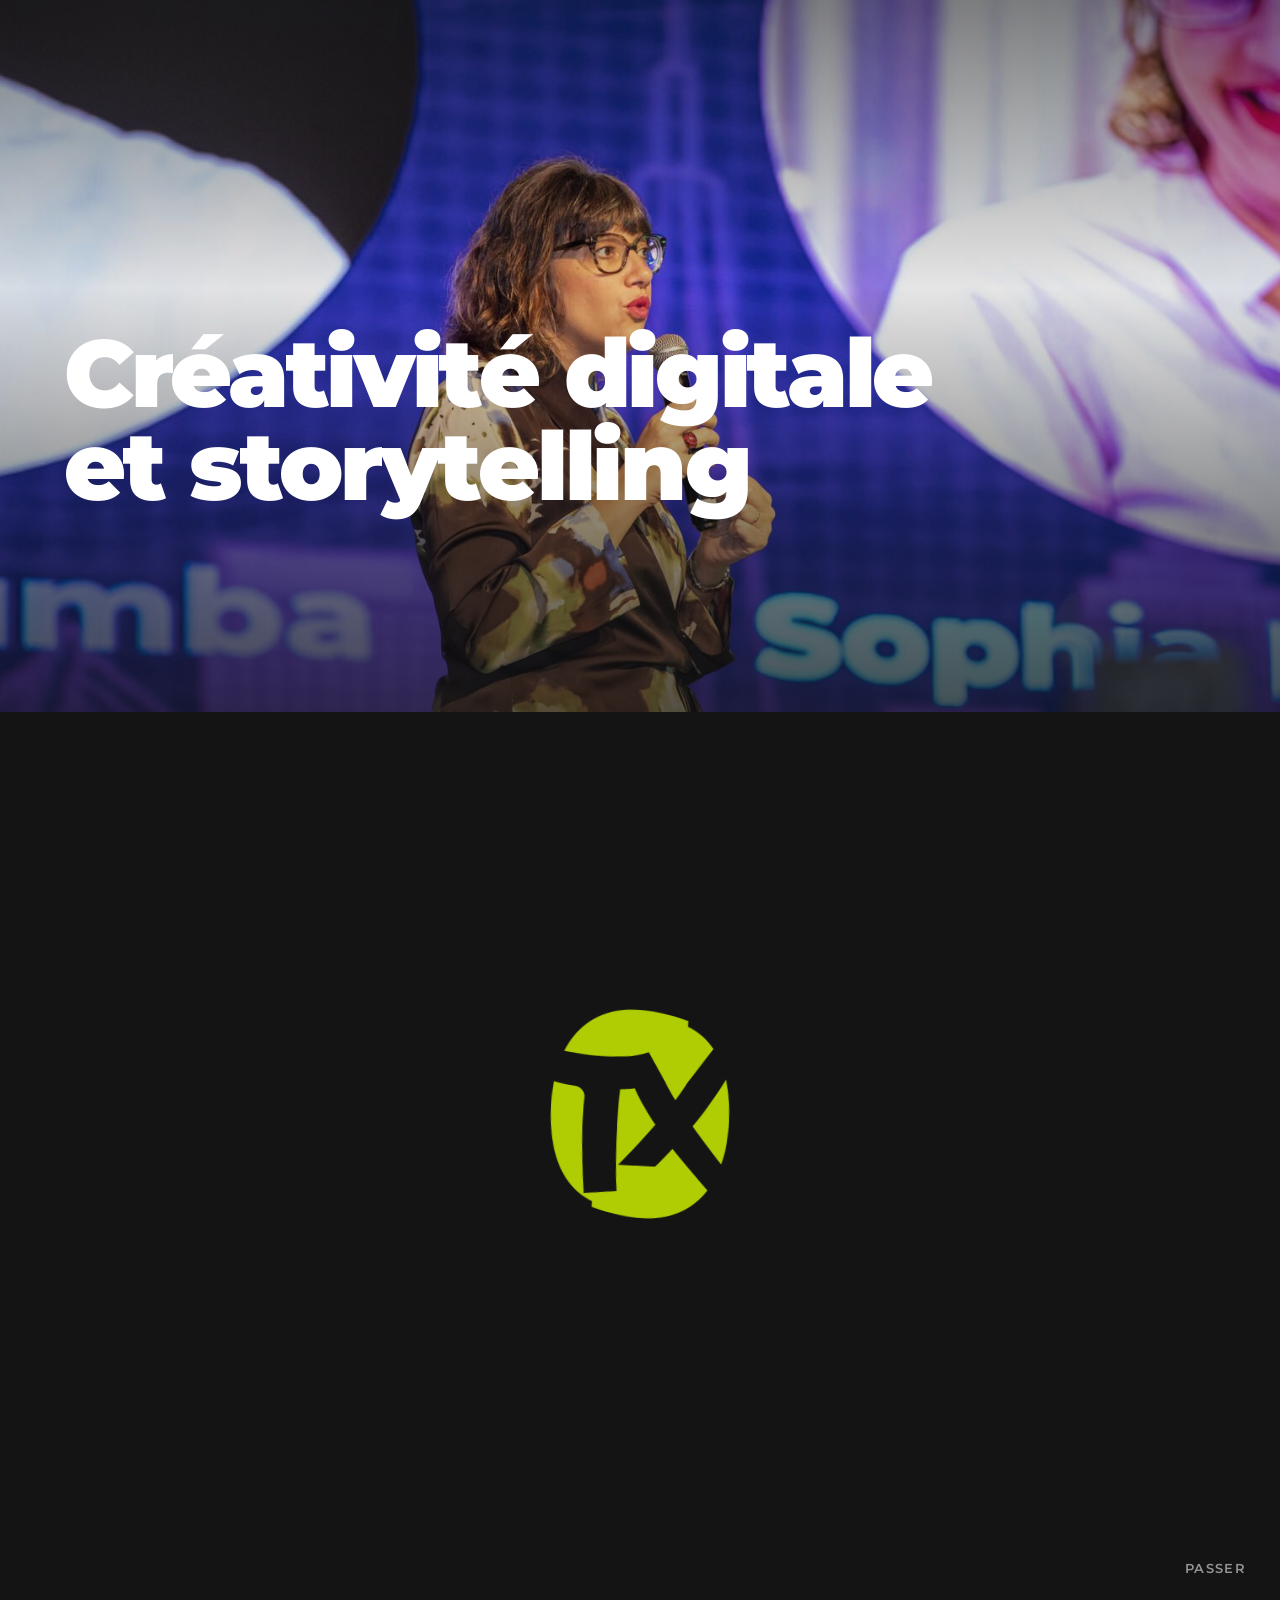
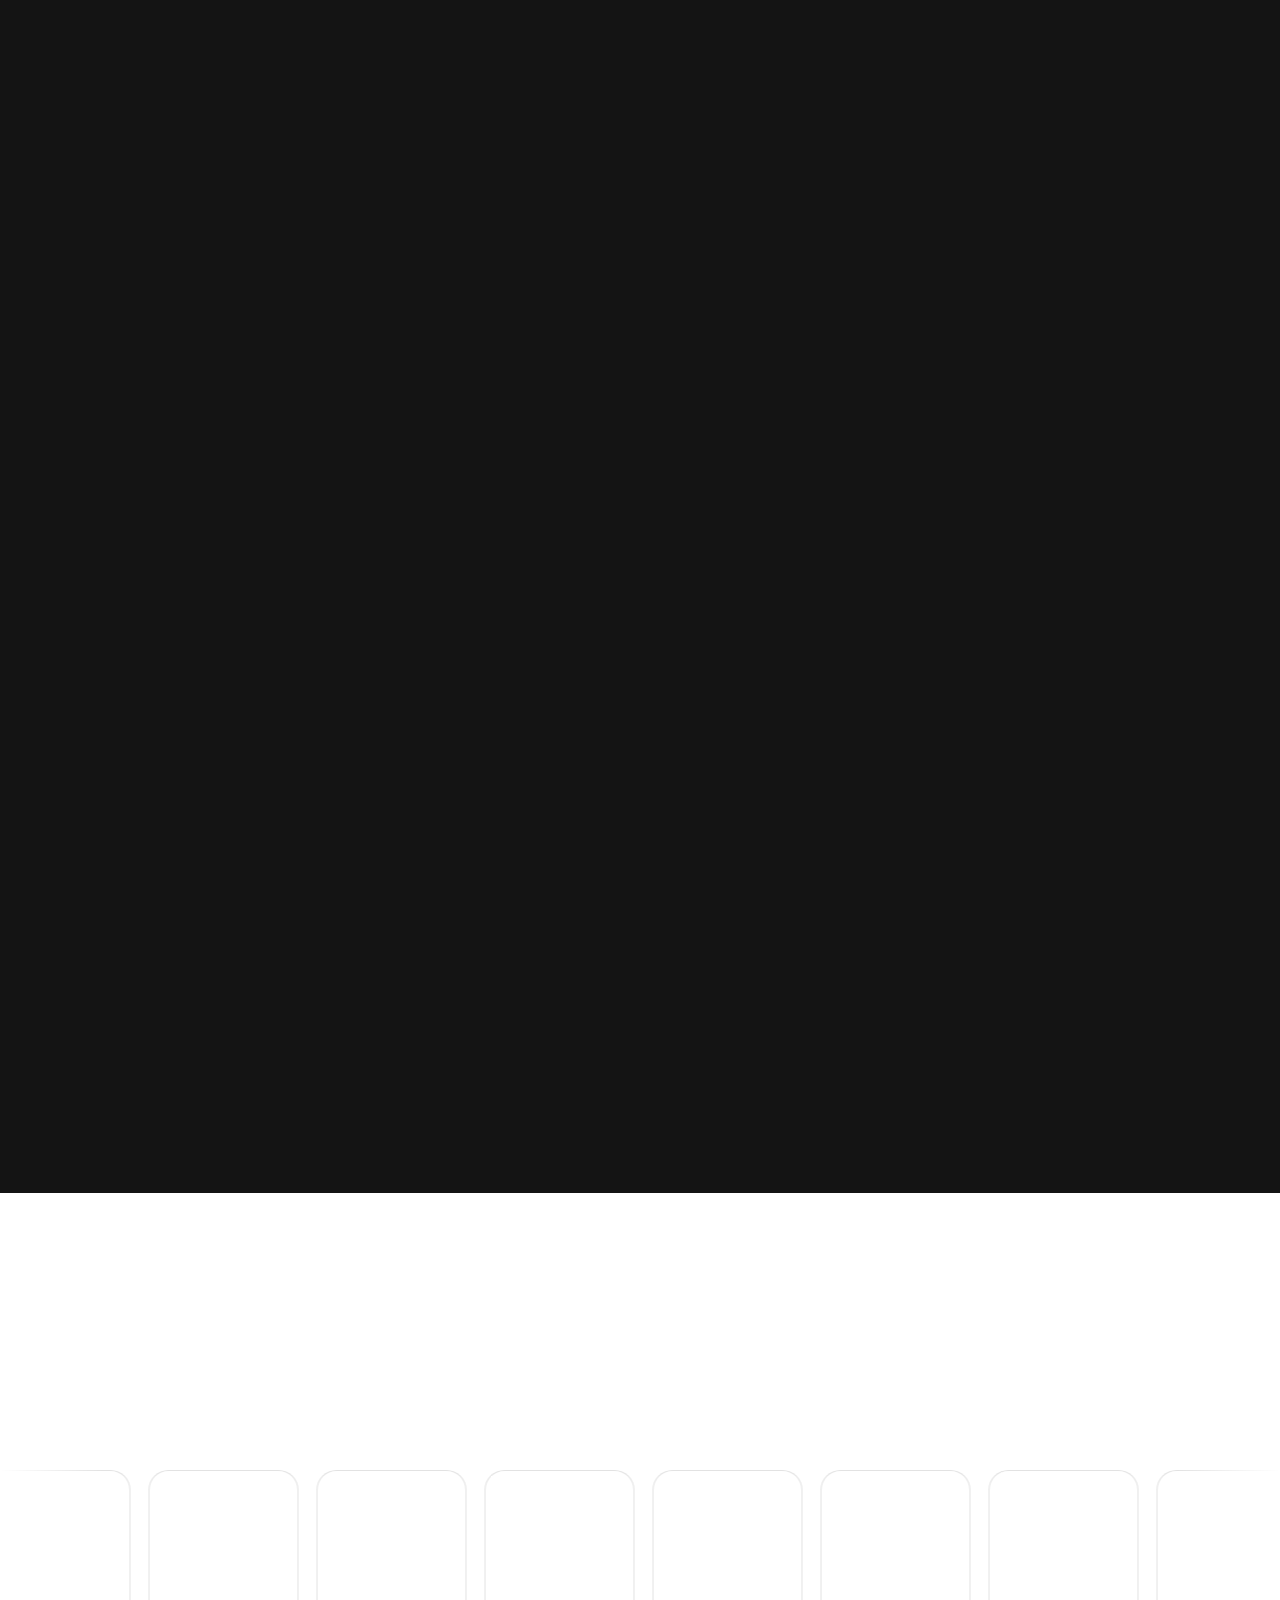
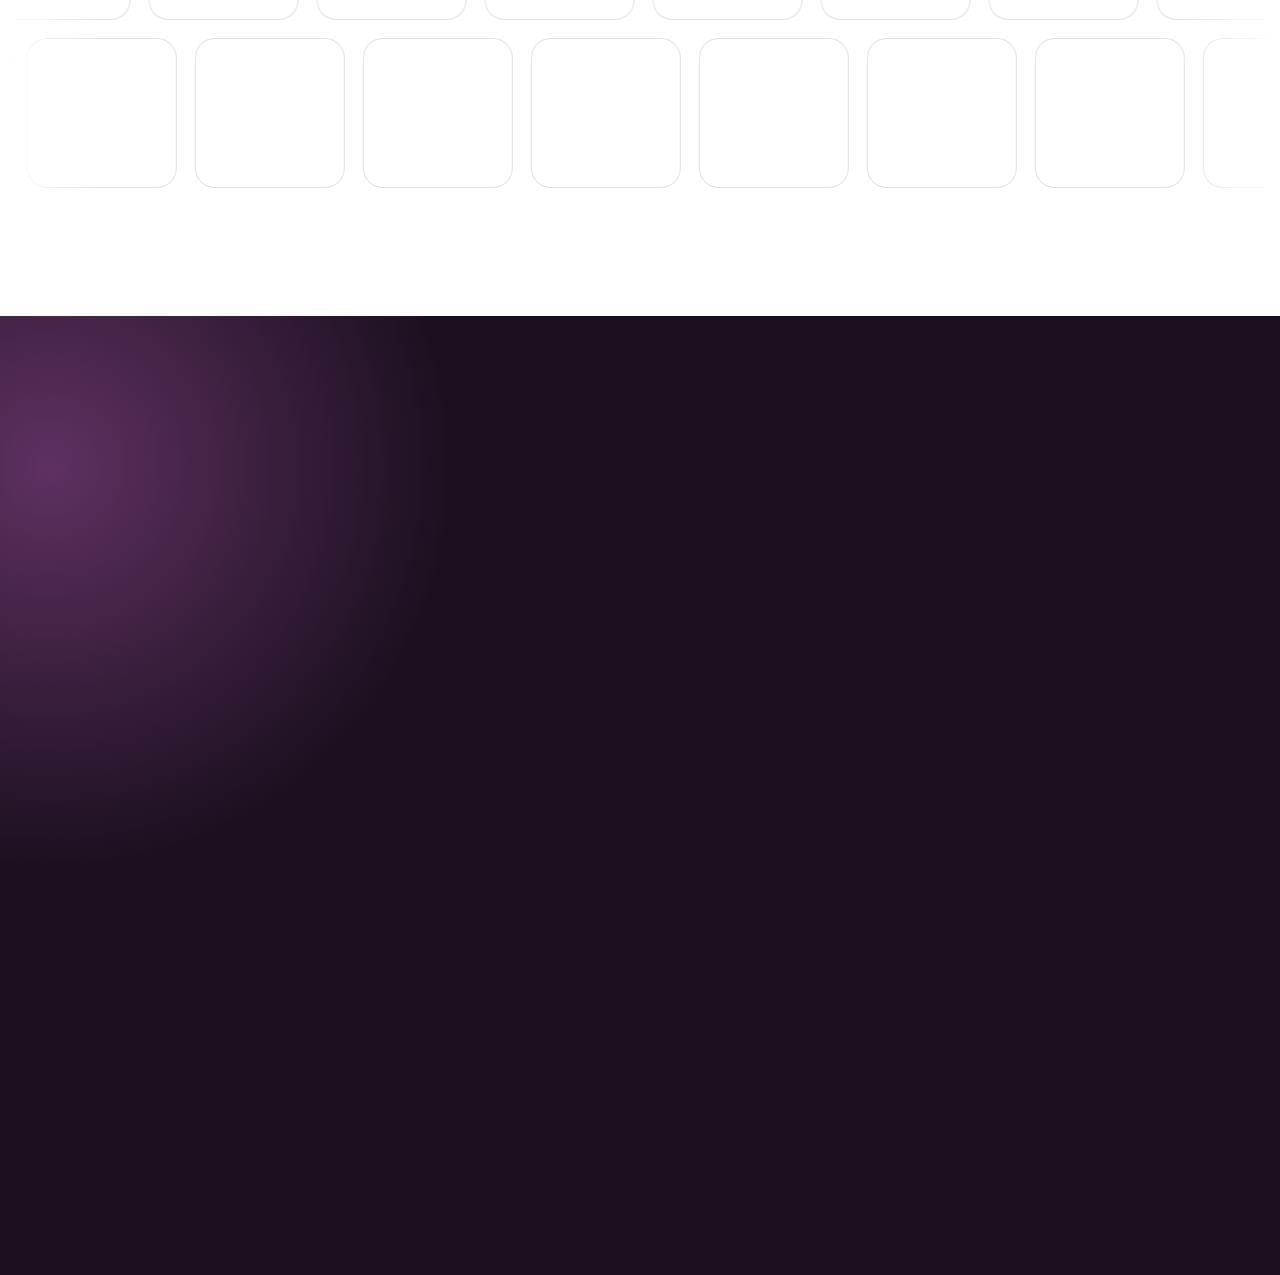
<file: agence.html>
<!doctype html><html lang="fr"><head><meta charset="utf-8"><meta name="robots" content="noindex"><meta http-equiv="refresh" content="0;url=index.html#realisations"><link rel="canonical" href="index.html#realisations"><title>Totem Experience</title></head><body><a href="index.html#realisations">Totem Experience</a></body></html>
</file>
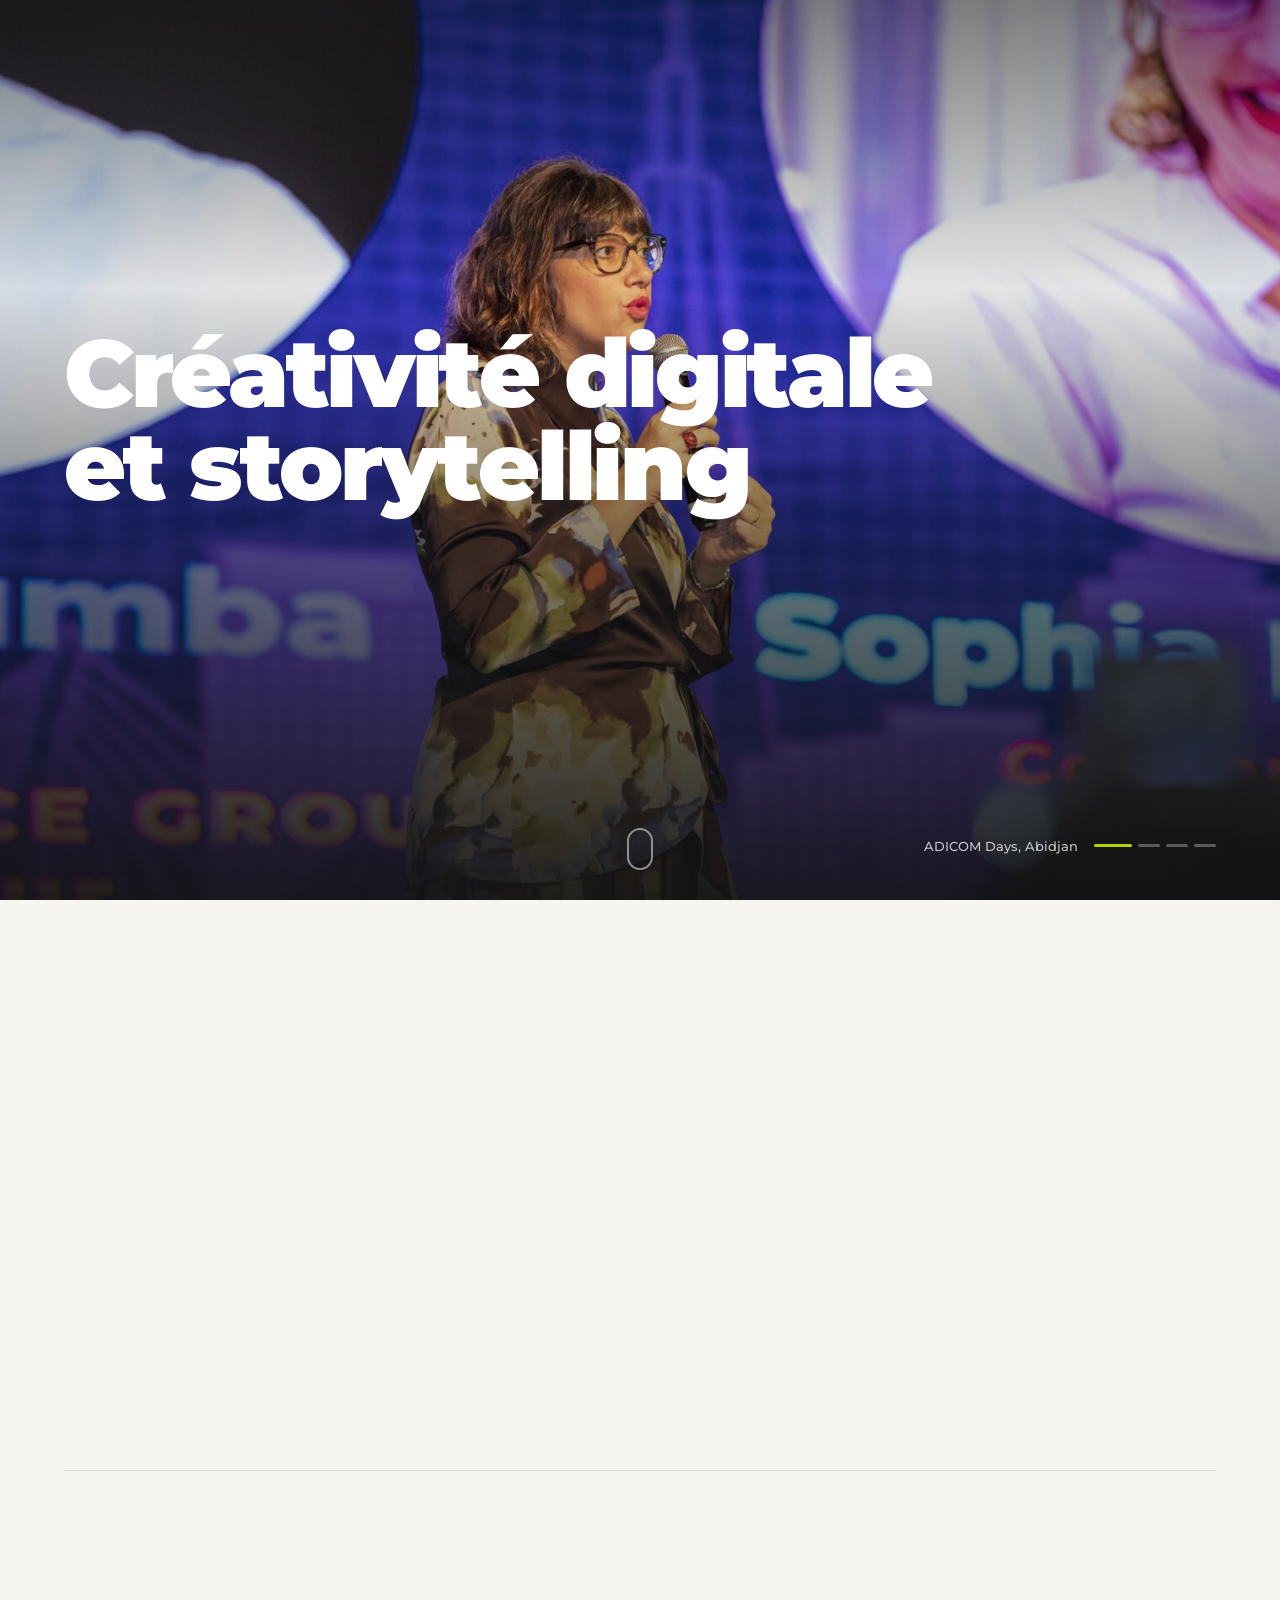
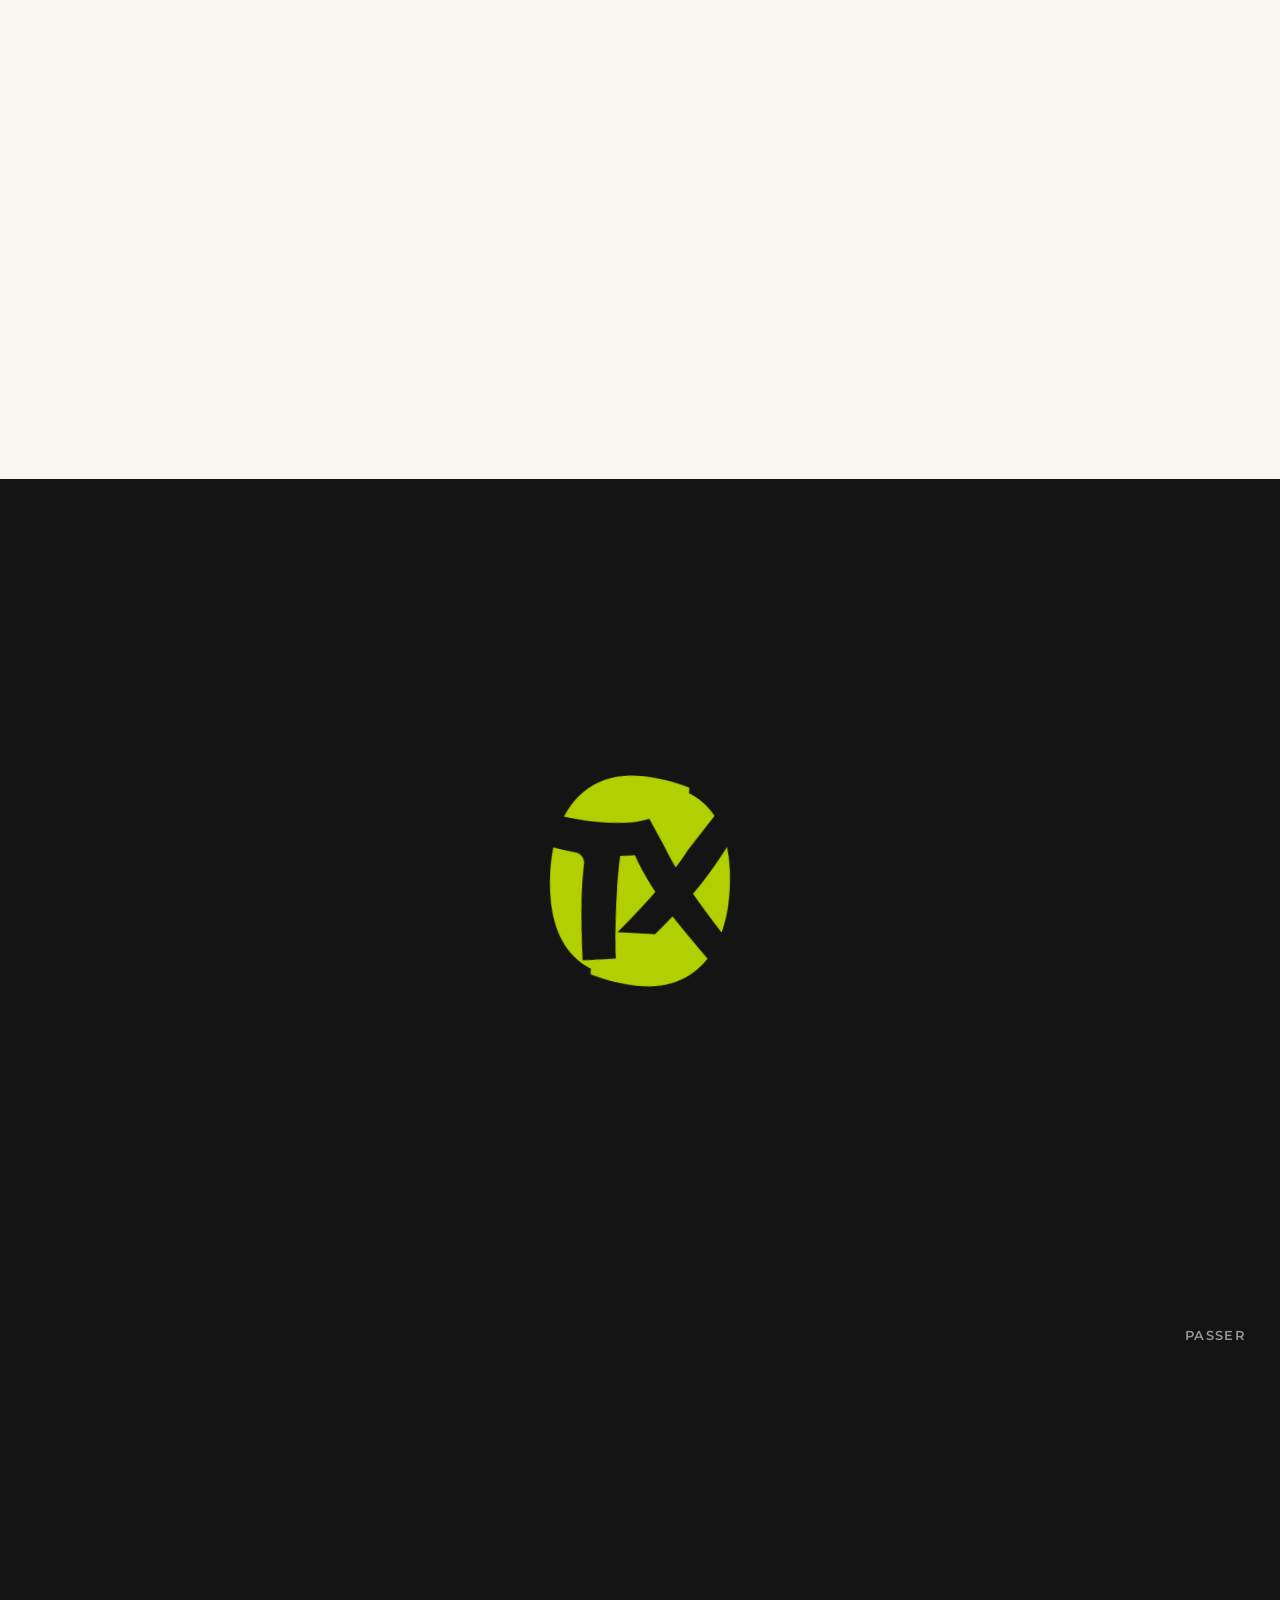
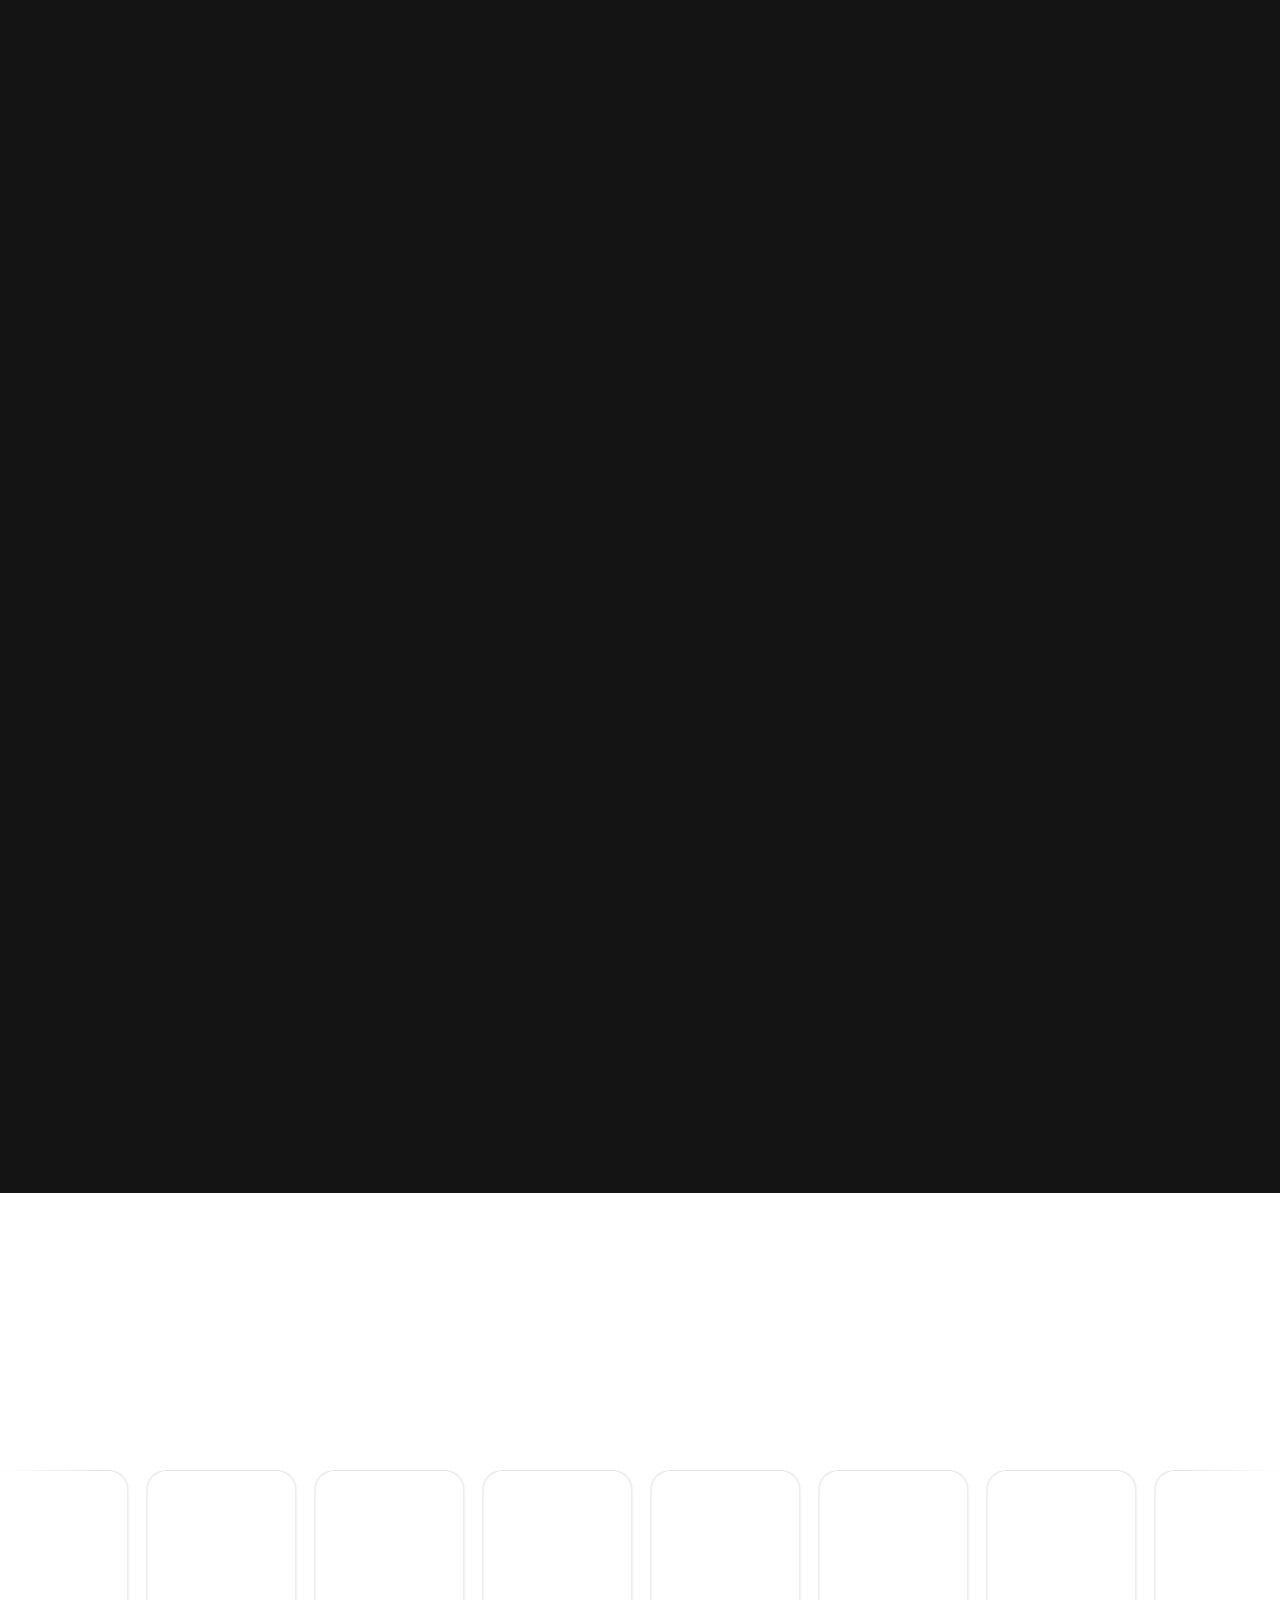
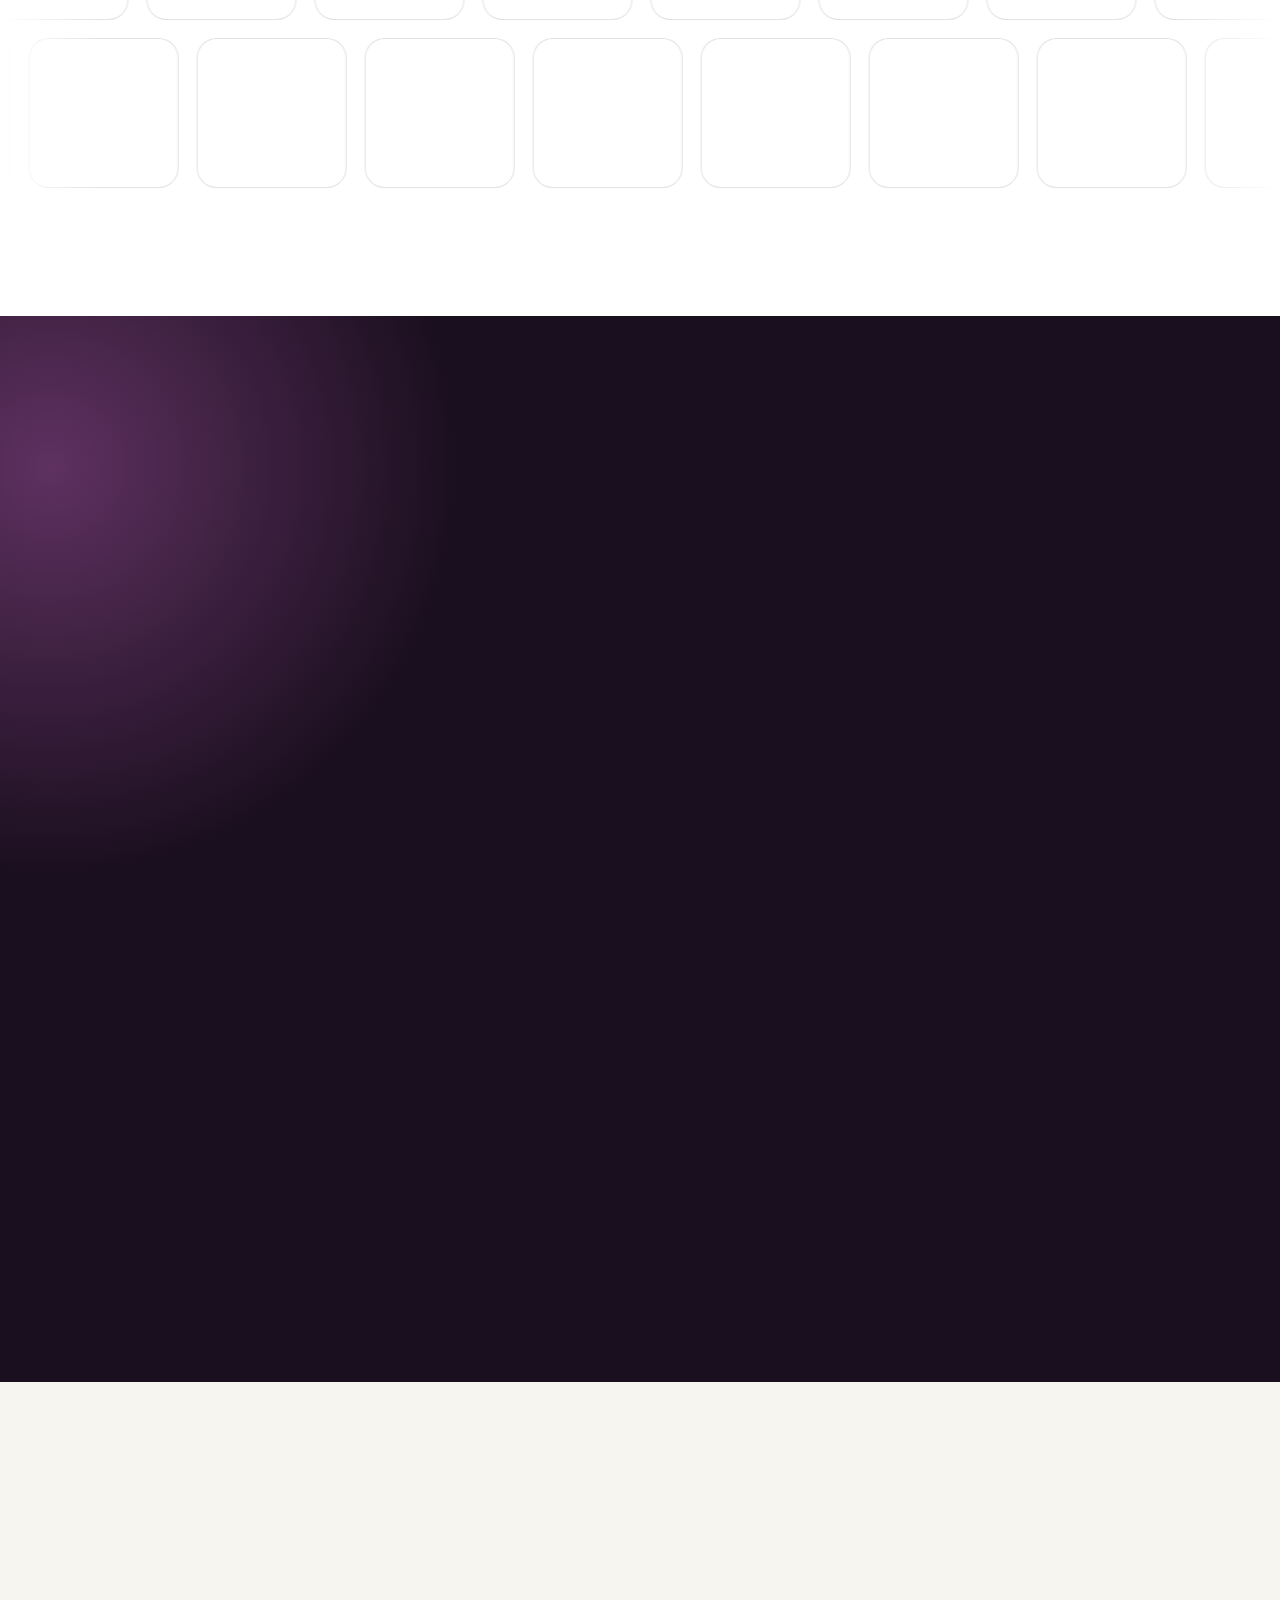
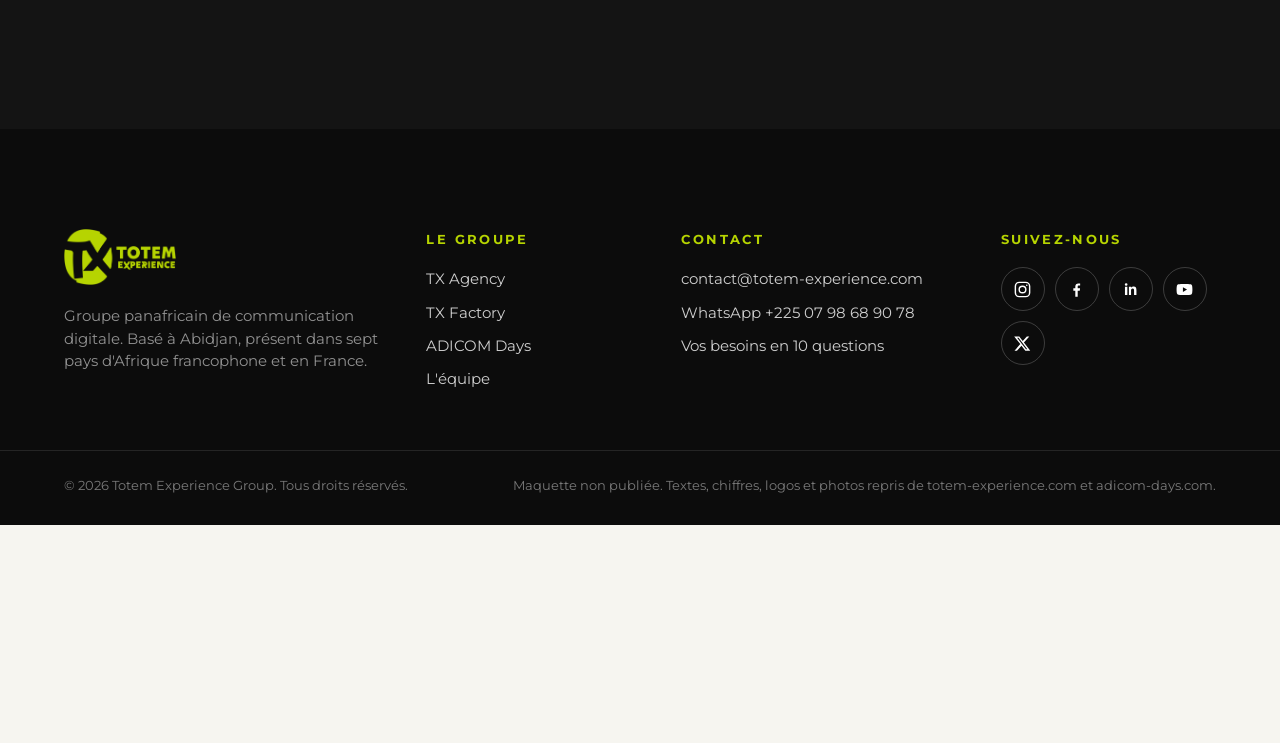
<file: contact.html>
<!doctype html><html lang="fr"><head><meta charset="utf-8"><meta name="robots" content="noindex"><meta http-equiv="refresh" content="0;url=index.html#contact"><link rel="canonical" href="index.html#contact"><title>Totem Experience</title></head><body><a href="index.html#contact">Totem Experience</a></body></html>
</file>
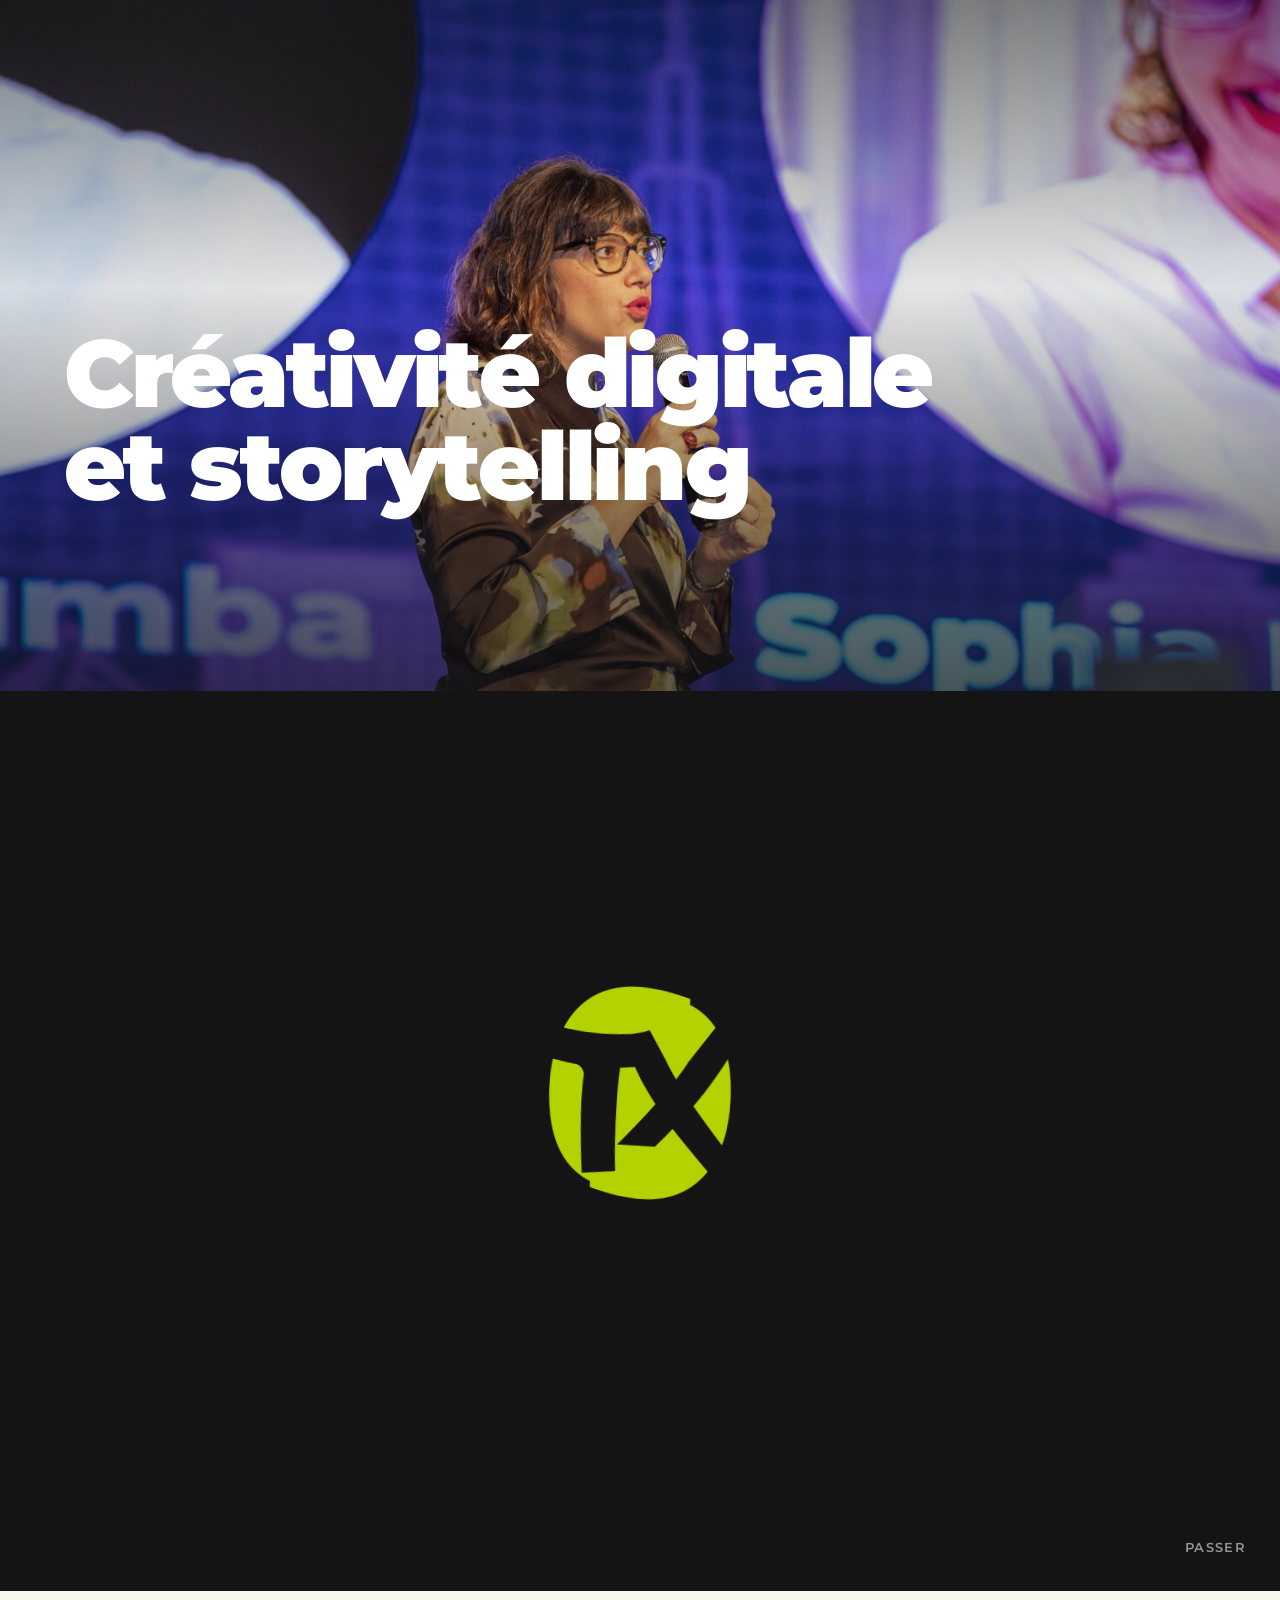
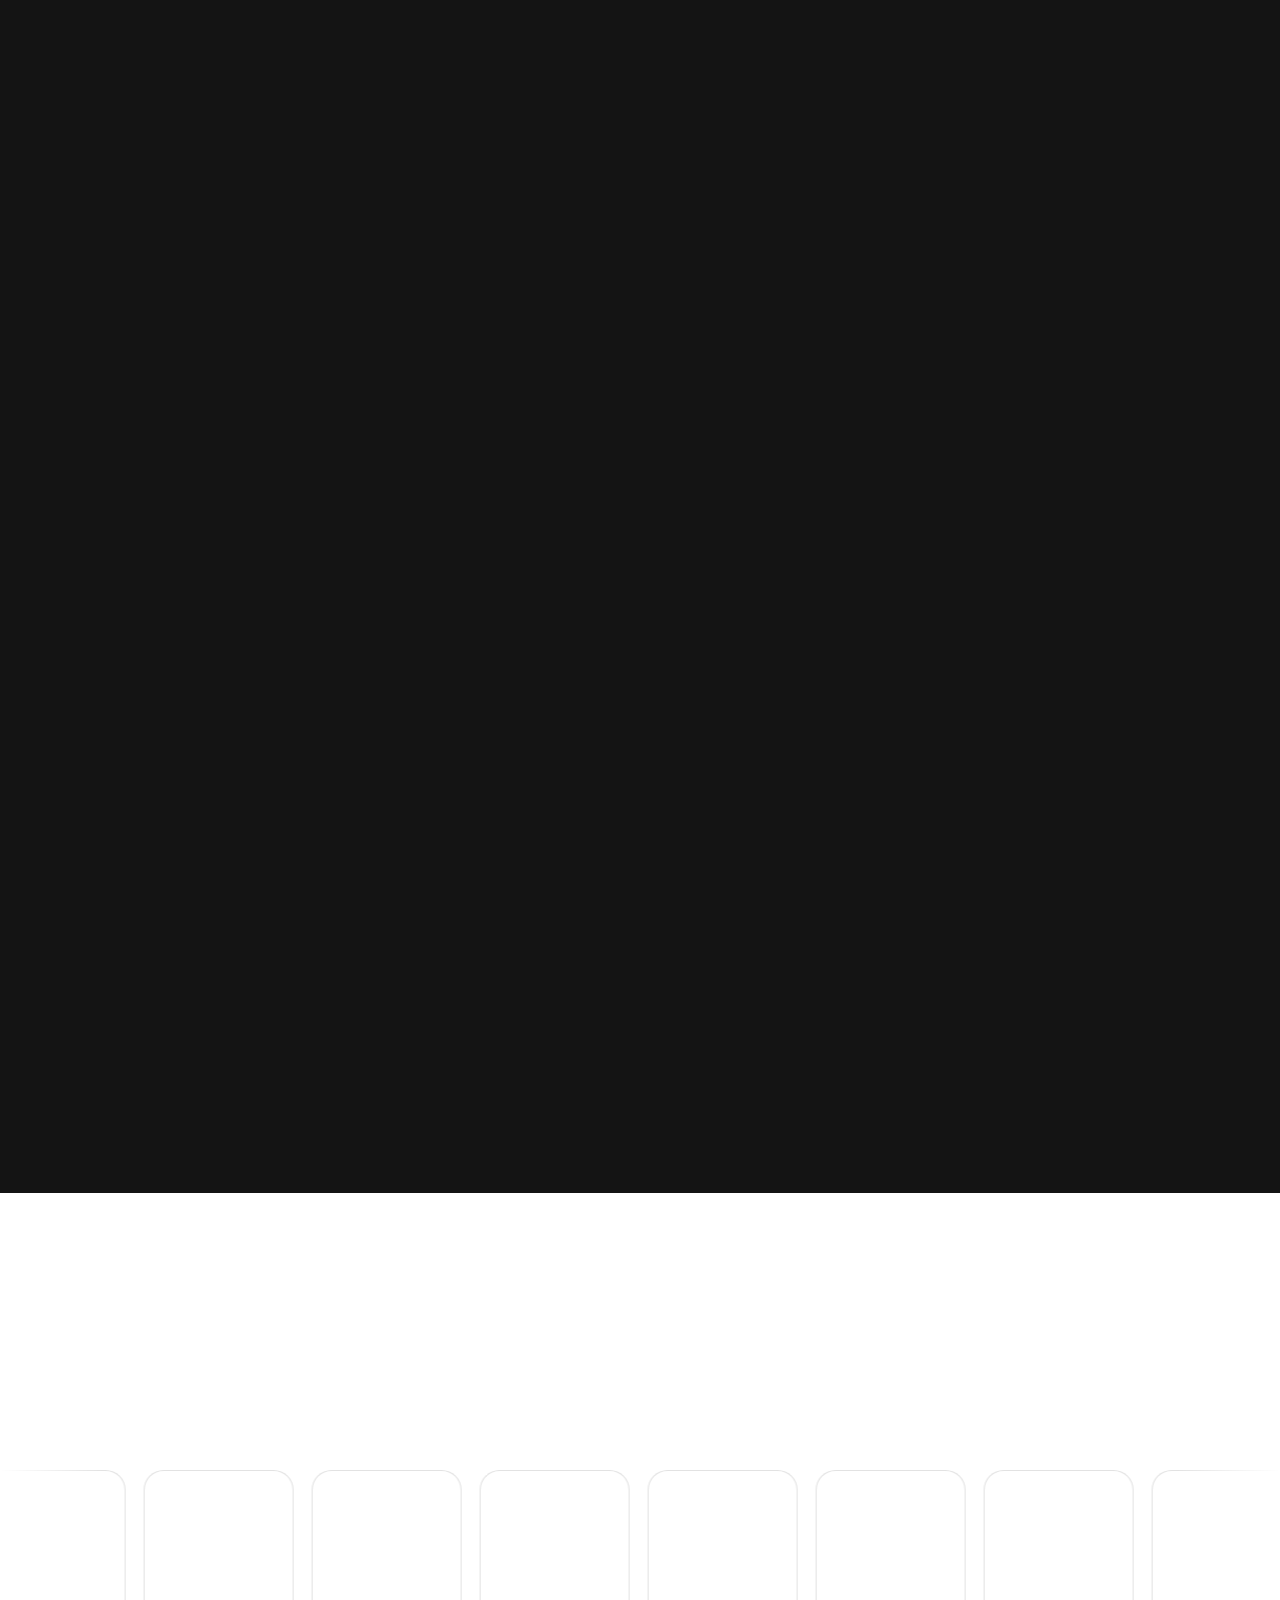
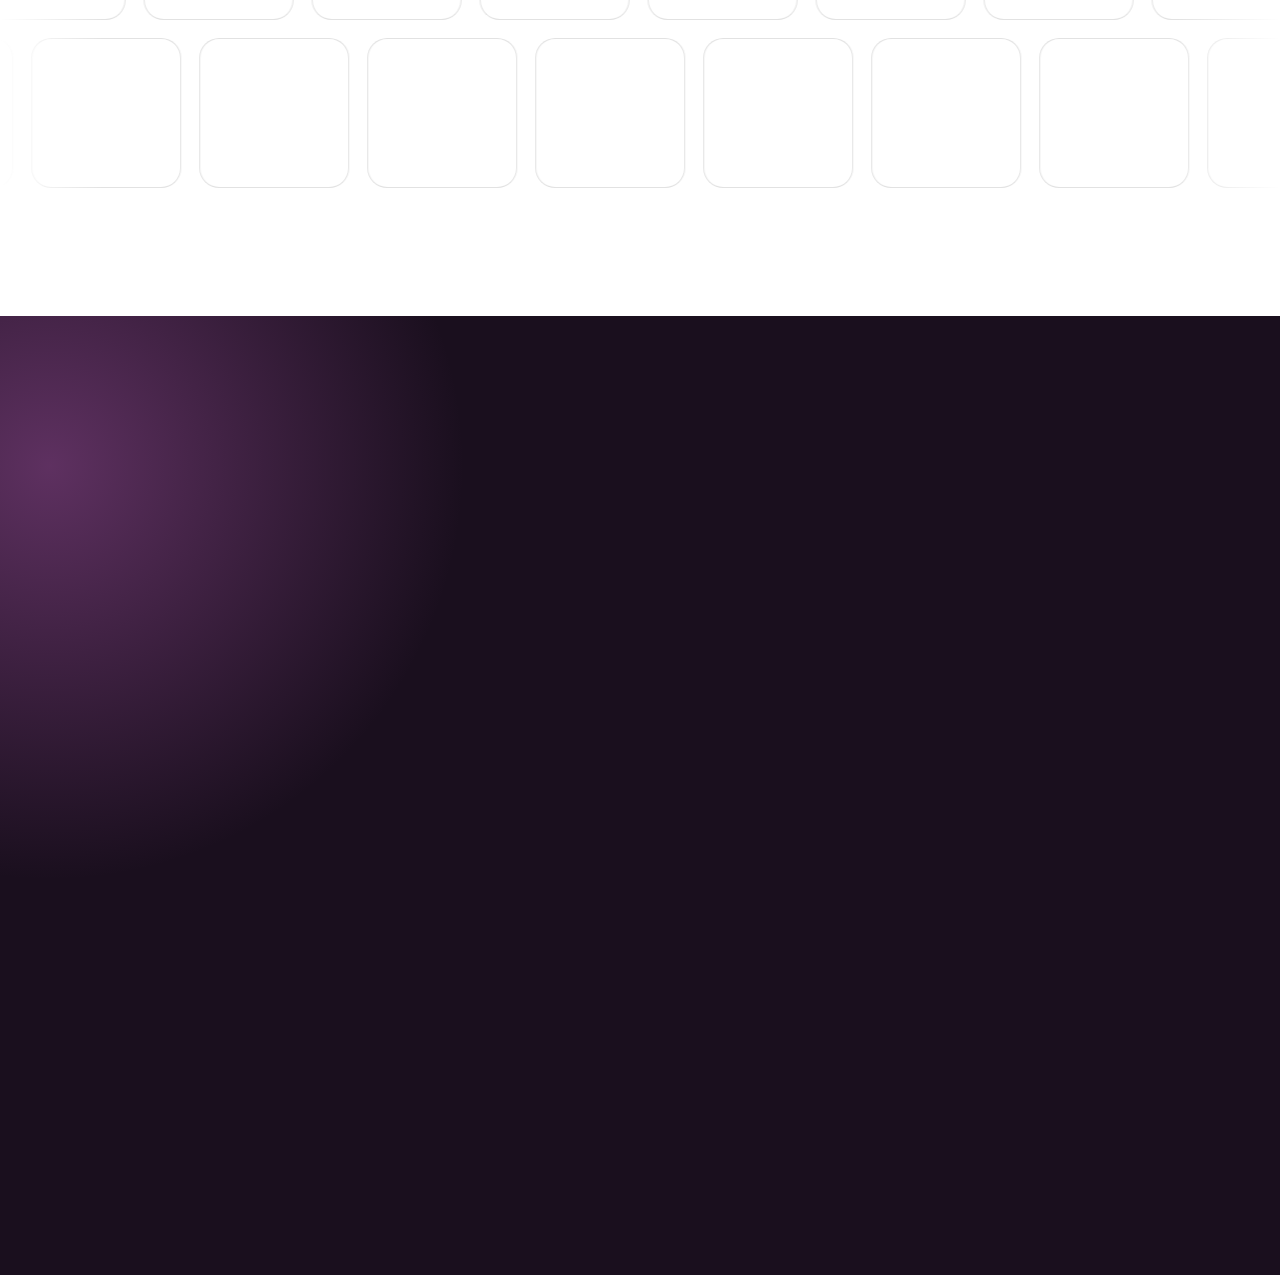
<file: histoire.html>
<!doctype html><html lang="fr"><head><meta charset="utf-8"><meta name="robots" content="noindex"><meta http-equiv="refresh" content="0;url=index.html#groupe"><link rel="canonical" href="index.html#groupe"><title>Totem Experience</title></head><body><a href="index.html#groupe">Totem Experience</a></body></html>
</file>
<file: tx.css>
:root{--lime:#B6D401;--yel:#F9D400;--red:#DD4549;--vio:#964C97;--ink:#141414;--ink2:#1E1E1E;--paper:#F6F5F0;--grey:#6B6B6B;--line:rgba(20,20,20,.12);--r:22px;--pad:clamp(20px,5vw,72px)}
*{box-sizing:border-box;margin:0;padding:0}
html{scroll-behavior:smooth;-webkit-text-size-adjust:100%}
body{font-family:Montserrat,system-ui,sans-serif;color:var(--ink);background:var(--paper);line-height:1.55;overflow-x:hidden}
body.noscroll,body.intro-on{overflow:hidden}
img{display:block;max-width:100%}
a{color:inherit;text-decoration:none}
button{font:inherit;cursor:pointer;border:0;background:none;color:inherit}
em{font-style:normal;color:var(--lime)}
.wrap{max-width:1320px;margin:0 auto;padding:0 var(--pad)}
.kicker{font-size:13px;font-weight:700;letter-spacing:.22em;text-transform:uppercase;color:var(--grey);margin-bottom:18px}
.kicker.lime{color:var(--lime)}
h2{font-size:clamp(32px,4.6vw,64px);line-height:1.04;font-weight:800;letter-spacing:-.025em}
.lead{font-size:clamp(17px,1.5vw,20px);line-height:1.6;color:#444;max-width:620px;margin-top:22px}
.pill{display:inline-flex;align-items:center;gap:10px;padding:15px 26px;border-radius:999px;font-weight:700;font-size:15px;transition:transform .25s,background .25s,box-shadow .25s;white-space:nowrap}
.pill:hover{transform:translateY(-2px)}
.pill-lime{background:var(--lime);color:var(--ink)}
.pill-lime:hover{box-shadow:0 12px 30px rgba(182,212,1,.35)}
.pill-white{background:#fff;color:var(--ink)}
.pill-wa{background:#25D366;color:#06301A}
.pill-ghost{border:1.5px solid rgba(255,255,255,.4);color:#fff}
.pill.big{padding:19px 32px;font-size:16px}
.rv{opacity:0;transform:translateY(34px);transition:opacity .9s cubic-bezier(.2,.7,.2,1),transform .9s cubic-bezier(.2,.7,.2,1)}
.rv.in{opacity:1;transform:none}

/* ouverture */
.intro{position:fixed;inset:0;z-index:100;background:var(--ink);display:flex;flex-direction:column;align-items:center;justify-content:center;gap:34px;transition:clip-path 1s cubic-bezier(.8,0,.2,1)}
.intro-done .intro{clip-path:inset(0 0 100% 0)}
.intro-mark{width:clamp(110px,14vw,170px);animation:mk 1.4s cubic-bezier(.2,.8,.2,1) both}
@keyframes mk{0%{transform:scale(.3) rotate(-25deg);opacity:0}60%{transform:scale(1.08) rotate(4deg);opacity:1}100%{transform:none}}
.intro-words{display:flex;gap:clamp(14px,3vw,36px);font-weight:900;font-size:clamp(20px,3.2vw,40px);letter-spacing:-.01em;text-transform:uppercase}
.intro-words span{opacity:0;transform:translateY(24px);animation:wd .7s cubic-bezier(.2,.8,.2,1) forwards}
.w1{color:var(--yel);animation-delay:.7s!important}.w2{color:var(--red);animation-delay:1s!important}.w3{color:var(--vio);animation-delay:1.3s!important}
@keyframes wd{to{opacity:1;transform:none}}
.intro-skip{position:absolute;bottom:34px;right:34px;color:rgba(255,255,255,.55);font-size:13px;font-weight:600;letter-spacing:.1em;text-transform:uppercase}

/* en-tête */
.top{position:fixed;top:0;left:0;right:0;z-index:50;display:flex;align-items:center;gap:30px;padding:20px var(--pad);transition:background .35s,padding .35s,backdrop-filter .35s}
.top.solid{background:rgba(20,20,20,.86);backdrop-filter:blur(14px);-webkit-backdrop-filter:blur(14px);padding-top:12px;padding-bottom:12px}
.brand img{height:46px;width:auto}
.menu{display:flex;gap:30px;margin-left:auto}
.menu a{color:#fff;font-weight:600;font-size:14.5px;opacity:.86;position:relative}
.menu a:after{content:"";position:absolute;left:0;right:100%;bottom:-6px;height:2px;background:var(--lime);transition:right .3s}
.menu a:hover{opacity:1}.menu a:hover:after{right:0}
.burger{display:none;width:44px;height:44px;border-radius:50%;background:rgba(255,255,255,.12);position:relative;margin-left:auto}
.burger i{position:absolute;left:13px;right:13px;height:2px;background:#fff;transition:transform .3s,top .3s}
.burger i:first-child{top:17px}.burger i:last-child{top:25px}
.menu-open .burger i:first-child{top:21px;transform:rotate(45deg)}.menu-open .burger i:last-child{top:21px;transform:rotate(-45deg)}

/* héros */
.hero{position:relative;height:100vh;height:100svh;min-height:620px;color:#fff;display:flex;align-items:flex-end;overflow:hidden;background:var(--ink)}
.slide{position:absolute;inset:0;background-size:cover;background-position:center;opacity:0;transform:scale(1.08);transition:opacity 1.6s,transform 7s linear}
.slide.on{opacity:1;transform:scale(1)}
.hero:after{content:"";position:absolute;inset:0;background:linear-gradient(180deg,rgba(20,20,20,.55) 0%,rgba(20,20,20,.1) 32%,rgba(20,20,20,.55) 62%,rgba(20,20,20,.94) 100%)}
.hero-in{position:relative;z-index:2;padding:0 var(--pad) clamp(90px,13vh,140px);max-width:1320px;margin:0 auto;width:100%}
.hero h1{font-size:clamp(42px,7.4vw,112px);line-height:.98;font-weight:900;letter-spacing:-.035em}
.hero h1 .lime{color:var(--lime)}
.hl{overflow:hidden}.hl>span,.hero h1 span{display:block}
.hl>span,.hero h1 span{transform:translateY(110%);transition:transform 1.1s cubic-bezier(.2,.8,.2,1)}
.intro-done .hl>span,.intro-done .hero h1 span{transform:none}
.hero h1 span:nth-child(2){transition-delay:.12s}.hero h1 span:nth-child(3){transition-delay:.24s}
.intro-done .hero-lead>span{transition-delay:.4s}.intro-done .hero-row>span{transition-delay:.55s}
.hero-lead{max-width:600px;margin-top:26px;font-size:clamp(16px,1.4vw,19px);color:rgba(255,255,255,.86)}
.hero-row>span{display:flex;align-items:center;gap:28px;flex-wrap:wrap;margin-top:34px;padding:4px}
.link-light{font-weight:700;border-bottom:2px solid rgba(255,255,255,.5);padding-bottom:3px}
.hero-cap{position:absolute;z-index:2;right:var(--pad);bottom:44px;display:flex;align-items:center;gap:16px;font-size:13px;color:rgba(255,255,255,.75);font-weight:500}
.dots{display:flex;gap:6px}.dots i{width:22px;height:3px;border-radius:2px;background:rgba(255,255,255,.3);transition:background .3s,width .3s}.dots i.on{background:var(--lime);width:38px}
.scroll-cue{position:absolute;z-index:2;left:50%;bottom:30px;width:26px;height:42px;border:2px solid rgba(255,255,255,.5);border-radius:14px;transform:translateX(-50%)}
.scroll-cue i{position:absolute;left:50%;top:8px;width:4px;height:8px;margin-left:-2px;border-radius:2px;background:#fff;animation:sc 1.8s infinite}
@keyframes sc{0%{opacity:0;transform:translateY(0)}40%{opacity:1}100%{opacity:0;transform:translateY(14px)}}

/* groupe */
.group{padding:clamp(90px,12vw,160px) 0 clamp(50px,6vw,80px)}
.manif{max-width:980px}
.manif h2{font-size:clamp(34px,5.4vw,78px)}
.manif h2 em{color:var(--ink);background:linear-gradient(transparent 62%,var(--lime) 62%,var(--lime) 92%,transparent 92%)}
.facts{display:grid;grid-template-columns:repeat(4,1fr);margin-top:clamp(60px,7vw,100px);border-top:1px solid var(--line)}
.fact{padding:34px 24px 10px 0;border-right:1px solid var(--line)}
.fact:last-child{border-right:0}.fact:not(:first-child){padding-left:28px}
.fact b{display:block;font-size:clamp(48px,6vw,92px);line-height:1;font-weight:900;letter-spacing:-.04em}
.fact span{display:block;margin-top:12px;font-weight:600;color:var(--grey);font-size:15px}
.countries{margin-top:44px;font-weight:700;font-size:15px;display:flex;flex-wrap:wrap;align-items:center;gap:12px 16px}
.countries i{width:6px;height:6px;border-radius:50%;background:var(--lime)}

/* pôles */
.poles{padding:30px 0 clamp(90px,10vw,140px)}
.poles-grid{display:grid;grid-template-columns:repeat(3,1fr);gap:20px}
.pole{position:relative;border-radius:var(--r);padding:38px 34px 34px;min-height:430px;display:flex;flex-direction:column;background:var(--ink);color:#fff;overflow:hidden;transition:transform .4s cubic-bezier(.2,.7,.2,1)}
.pole:before{content:"";position:absolute;width:340px;height:340px;border-radius:50%;right:-120px;top:-140px;opacity:.16;transition:transform .6s}
.pole:hover{transform:translateY(-8px)}.pole:hover:before{transform:scale(1.4)}
.p-agency:before{background:var(--yel)}.p-factory:before{background:var(--red)}.p-adicom:before{background:var(--vio)}
.pole img{height:56px;width:auto;object-fit:contain;object-position:left}
.pole img.tall{height:96px}
.pole h3{font-size:clamp(22px,1.9vw,27px);line-height:1.18;font-weight:800;margin-top:auto;padding-top:40px;letter-spacing:-.01em}
.pole p{margin-top:14px;color:rgba(255,255,255,.7);font-size:15.5px}
.pole .more{margin-top:26px;font-weight:700;font-size:14px}
.p-agency .more{color:var(--yel)}.p-factory .more{color:#FF6B6F}.p-adicom .more{color:#C98BCA}

/* réalisations */
.work{background:var(--ink);color:#fff;padding:clamp(90px,10vw,140px) 0}
.sec-head{display:flex;align-items:flex-end;justify-content:space-between;gap:30px;flex-wrap:wrap;margin-bottom:50px}
.sec-head.center{justify-content:center;text-align:center}
.work .kicker{color:rgba(255,255,255,.55)}
.filters{display:flex;gap:8px;flex-wrap:wrap;background:rgba(255,255,255,.07);padding:6px;border-radius:999px}
.filters button{padding:11px 20px;border-radius:999px;font-weight:700;font-size:14px;color:rgba(255,255,255,.75);display:flex;align-items:center;gap:8px;transition:background .25s,color .25s}
.filters button.on{background:#fff;color:var(--ink)}
.work-cta{margin-top:18px;display:flex;justify-content:space-between;align-items:center;gap:20px;padding:30px 34px;border-radius:var(--r);background:var(--lime);color:var(--ink);font-weight:800;font-size:clamp(20px,2.2vw,30px);letter-spacing:-.01em;transition:transform .3s}
.work-cta:hover{transform:translateY(-4px)}.work-cta b{font-size:16px;white-space:nowrap}
.dot{width:9px;height:9px;border-radius:50%;display:inline-block}
.dot.y,.pole-tag.y{background:var(--yel)}.dot.r,.pole-tag.r{background:var(--red)}.dot.v,.pole-tag.v{background:var(--vio)}
.cards{display:grid;grid-template-columns:repeat(3,1fr);gap:18px;grid-auto-flow:dense}
.card{position:relative;border-radius:var(--r);overflow:hidden;aspect-ratio:4/5;text-align:left;background:#222;color:#fff;display:block}
.card.wide{grid-column:span 2;aspect-ratio:auto}
.filtered .card.wide{grid-column:auto;aspect-ratio:4/5}
.card.hide{display:none}
.card img{position:absolute;inset:0;width:100%;height:100%;object-fit:cover;transition:transform 1.1s cubic-bezier(.2,.7,.2,1)}
.card:hover img{transform:scale(1.06)}
.card:after{content:"";position:absolute;inset:0;background:linear-gradient(180deg,rgba(0,0,0,0) 35%,rgba(0,0,0,.86) 100%)}
.pole-tag{position:absolute;z-index:2;top:18px;left:18px;font-size:12px;font-weight:800;letter-spacing:.08em;text-transform:uppercase;color:var(--ink);padding:7px 13px;border-radius:999px}
.pole-tag.r,.pole-tag.v{color:#fff}
.card-in{position:absolute;z-index:2;left:24px;right:24px;bottom:22px;display:flex;flex-direction:column;gap:6px}
.card-in small{font-size:12.5px;font-weight:700;letter-spacing:.14em;text-transform:uppercase;color:var(--lime)}
.card-in b{font-size:clamp(20px,1.8vw,26px);line-height:1.15;font-weight:800}
.card-in em{color:rgba(255,255,255,.72);font-size:14.5px;font-weight:500}
.arr{position:absolute;z-index:2;top:16px;right:16px;width:44px;height:44px;border-radius:50%;background:rgba(255,255,255,.14);backdrop-filter:blur(8px);display:grid;place-items:center;font-size:18px;transition:background .3s,color .3s,transform .3s}
.card:hover .arr{background:var(--lime);color:var(--ink);transform:rotate(45deg)}

/* film */
.reel{background:var(--ink);padding:0 var(--pad) clamp(90px,10vw,140px)}
.reel-in{position:relative;display:block;width:100%;max-width:1320px;margin:0 auto;border-radius:var(--r);overflow:hidden;aspect-ratio:21/9;color:#fff}
.reel-in img{width:100%;height:100%;object-fit:cover;transition:transform 1.2s}
.reel-in:hover img{transform:scale(1.04)}
.reel-in:after{content:"";position:absolute;inset:0;background:linear-gradient(90deg,rgba(0,0,0,.82),rgba(0,0,0,.45))}
.play{position:absolute;z-index:2;left:50%;top:50%;width:104px;height:104px;margin:-52px 0 0 -52px;border-radius:50%;background:var(--lime);display:grid;place-items:center;animation:pl 2.4s infinite}
.play i{width:0;height:0;border-left:24px solid var(--ink);border-top:15px solid transparent;border-bottom:15px solid transparent;margin-left:6px}
@keyframes pl{0%{box-shadow:0 0 0 0 rgba(182,212,1,.6)}100%{box-shadow:0 0 0 34px rgba(182,212,1,0)}}
.reel-txt{position:absolute;z-index:2;left:clamp(24px,4vw,56px);bottom:clamp(22px,4vw,48px);font-size:clamp(24px,3.4vw,46px);font-weight:900;line-height:1.05;text-align:left;letter-spacing:-.02em}
.reel-txt small{display:block;font-size:13px;letter-spacing:.2em;text-transform:uppercase;color:var(--lime);margin-bottom:10px}

/* logos */
.brands{padding:clamp(90px,10vw,130px) 0;background:#fff}
.marquee{overflow:hidden;display:flex;flex-direction:column;gap:18px;-webkit-mask-image:linear-gradient(90deg,transparent,#000 8%,#000 92%,transparent);mask-image:linear-gradient(90deg,transparent,#000 8%,#000 92%,transparent)}
.track{display:flex;gap:18px;width:max-content;animation:mq 60s linear infinite}
.track.rev{animation-direction:reverse;animation-duration:66s}
.marquee:hover .track{animation-play-state:paused}
@keyframes mq{to{transform:translateX(-50%)}}
.logo{width:150px;height:150px;border-radius:20px;background:#fff;border:1px solid var(--line);display:grid;place-items:center;overflow:hidden;flex:none}
.logo img{width:100%;height:100%;object-fit:contain}

/* ADICOM */
.adicom{position:relative;background:#1A0F1E;color:#fff;padding:clamp(90px,10vw,150px) 0;overflow:hidden}
.adicom:before{content:"";position:absolute;width:900px;height:900px;border-radius:50%;left:-400px;top:-300px;background:radial-gradient(circle,rgba(150,76,151,.55),transparent 65%)}
.adicom-grid{position:relative;display:grid;grid-template-columns:1fr 1.15fr;gap:clamp(40px,6vw,90px);align-items:center}
.adicom-logo{height:130px;width:auto;margin-bottom:30px}
.adicom .lead{color:rgba(255,255,255,.75)}
.a-facts{display:grid;grid-template-columns:repeat(3,1fr);gap:16px;margin:40px 0 26px}
.a-facts div{border-top:2px solid var(--vio);padding-top:14px}
.a-facts b{display:block;font-size:clamp(19px,1.7vw,25px);font-weight:900;line-height:1.1;white-space:nowrap}
.a-facts span{display:block;font-size:13.5px;color:rgba(255,255,255,.6);margin-top:6px}
.next-ed{font-weight:600;color:#D9B2DA;margin-bottom:26px}
.mosaic{display:grid;grid-template-columns:repeat(6,1fr);grid-template-rows:repeat(6,72px);gap:12px}
.mosaic figure{border-radius:18px;overflow:hidden}
.mosaic img{width:100%;height:100%;object-fit:cover;transition:transform 1s}
.mosaic figure:hover img{transform:scale(1.07)}
.m1{grid-column:1/5;grid-row:1/4}.m2{grid-column:5/7;grid-row:1/3}.m3{grid-column:5/7;grid-row:3/5}.m4{grid-column:1/3;grid-row:4/7}.m5{grid-column:3/7;grid-row:5/7}
.m4{grid-row:4/7}.m3{grid-row:3/5}

/* équipe */
.team{padding:clamp(90px,10vw,140px) 0}
.team h2{max-width:900px}
.people{display:grid;grid-template-columns:repeat(4,1fr);gap:18px}
.person{border-radius:var(--r);overflow:hidden;background:#fff;position:relative}
.person img{width:100%;aspect-ratio:1;object-fit:cover;filter:grayscale(1);transition:filter .5s,transform .8s}
.person:hover img{filter:none;transform:scale(1.04)}
.person figcaption{padding:18px 20px 22px}
.person b{display:block;font-size:17px}.person span{display:block;color:var(--grey);font-size:14px;margin-top:2px}
.person.join{background:var(--lime);padding:30px;display:flex;flex-direction:column;justify-content:space-between;gap:20px}
.join p{font-size:20px;font-weight:800;line-height:1.25}
.join a{font-weight:800;border-bottom:2px solid var(--ink);align-self:flex-start;padding-bottom:3px}
.quotes{position:relative;margin-top:clamp(70px,8vw,110px);min-height:230px;text-align:center}
.quotes blockquote{position:absolute;inset:0;opacity:0;transform:translateY(16px);transition:opacity .7s,transform .7s;pointer-events:none}
.quotes blockquote.on{opacity:1;transform:none;pointer-events:auto}
.quotes p{font-size:clamp(24px,3.1vw,42px);font-weight:800;line-height:1.2;letter-spacing:-.02em;max-width:1000px;margin:0 auto}
.quotes cite{display:block;margin-top:22px;font-style:normal;font-weight:600;color:var(--grey)}
.q-dots{position:absolute;left:0;right:0;bottom:0;display:flex;justify-content:center;gap:8px}
.q-dots button{width:10px;height:10px;border-radius:50%;background:var(--line)}.q-dots button.on{background:var(--ink);width:28px;border-radius:5px}

/* contact */
.contact{background:var(--ink);color:#fff;padding:clamp(90px,10vw,140px) 0}
.contact-grid{display:grid;grid-template-columns:1fr 1.1fr;gap:clamp(40px,6vw,90px);align-items:start}
.contact .lead{color:rgba(255,255,255,.72)}
.direct{margin-top:34px;font-size:18px;font-weight:700;line-height:1.9}.direct a{border-bottom:1px solid rgba(255,255,255,.3)}
.wizard{background:#fff;color:var(--ink);border-radius:28px;padding:clamp(26px,3.5vw,44px);box-shadow:0 30px 80px rgba(0,0,0,.4)}
.progress{height:5px;background:#EEE;border-radius:4px;overflow:hidden}.progress i{display:block;height:100%;width:33%;background:var(--lime);transition:width .45s}
.step-n{margin:18px 0 4px;font-size:13px;font-weight:700;letter-spacing:.14em;text-transform:uppercase;color:var(--grey)}
.step{display:none;border:0}.step.on{display:block;animation:st .45s}
@keyframes st{from{opacity:0;transform:translateX(20px)}to{opacity:1;transform:none}}
legend{font-size:clamp(24px,2.4vw,32px);font-weight:800;letter-spacing:-.02em;margin-bottom:22px}
.chips{display:flex;flex-wrap:wrap;gap:10px}
.chips button{padding:14px 20px;border-radius:14px;border:1.5px solid var(--line);font-weight:600;font-size:15px;transition:border-color .2s,background .2s}
.chips button:hover{border-color:var(--ink)}
.chips button.on{background:var(--ink);border-color:var(--ink);color:#fff}
.field{display:block;margin-top:22px;font-weight:700;font-size:14px}
.field input{display:block;width:100%;margin-top:8px;padding:15px 16px;border-radius:14px;border:1.5px solid var(--line);font:inherit;font-weight:500;font-size:16px}
.field input:focus{outline:0;border-color:var(--ink)}
.nav-row{display:flex;justify-content:space-between;align-items:center;margin-top:30px}
.back{font-weight:700;color:var(--grey);visibility:hidden}.back.show{visibility:visible}
.send{display:none;gap:10px;flex-wrap:wrap;margin-top:16px}.send.show{display:flex}
.send .pill-ghost{border-color:var(--ink);color:var(--ink)}
.hint{margin-top:14px;font-size:14px;font-weight:600;color:#3D7A00;min-height:20px}

/* pied de page */
.foot{background:#0C0C0C;color:#fff;padding:clamp(70px,8vw,100px) 0 30px}
.foot-top{display:grid;grid-template-columns:1.5fr 1fr 1.3fr 1fr;gap:40px}
.foot-brand img{height:56px;width:auto}
.foot-brand p{margin-top:20px;color:rgba(255,255,255,.55);font-size:14.5px;max-width:320px}
.foot h4{font-size:13px;letter-spacing:.18em;text-transform:uppercase;color:var(--lime);margin-bottom:18px}
.foot ul{list-style:none;display:grid;gap:10px;font-size:15px;color:rgba(255,255,255,.8)}
.foot ul a:hover{color:#fff}
.socials{display:flex;gap:10px;flex-wrap:wrap}
.socials a{width:44px;height:44px;border-radius:50%;border:1px solid rgba(255,255,255,.2);display:grid;place-items:center;transition:background .25s,border-color .25s}
.socials a:hover{background:var(--lime);border-color:var(--lime)}
.socials svg{width:19px;height:19px;fill:none;stroke:#fff;stroke-width:1.8}
.socials svg .f{fill:#fff;stroke:none}
.socials a:hover svg{stroke:var(--ink)}.socials a:hover svg .f{fill:var(--ink)}
.foot-bottom{display:flex;justify-content:space-between;gap:20px;flex-wrap:wrap;margin-top:60px;padding-top:24px;border-top:1px solid rgba(255,255,255,.1);font-size:13px;color:rgba(255,255,255,.45)}

/* barre mobile */
.dock{display:none}

/* fenêtre */
.modal{position:fixed;inset:0;z-index:90;background:rgba(10,10,10,.82);backdrop-filter:blur(8px);display:none;align-items:center;justify-content:center;padding:20px}
.modal.on{display:flex;animation:fd .3s}
@keyframes fd{from{opacity:0}}
.modal-box{background:#fff;border-radius:24px;overflow:hidden;max-width:980px;width:100%;max-height:88vh;overflow-y:auto;display:grid;grid-template-columns:1fr 1fr;position:relative}
.modal-box>img{width:100%;height:100%;object-fit:cover;min-height:320px}
.m-txt{padding:36px 34px;position:relative}
.m-txt .pole-tag{position:static;display:inline-block;margin-bottom:16px}
.m-txt small{display:block;font-size:12.5px;font-weight:700;letter-spacing:.14em;text-transform:uppercase;color:var(--grey)}
.m-txt h3{font-size:28px;line-height:1.12;font-weight:800;margin:8px 0 18px;letter-spacing:-.01em}
.m-txt h4{font-size:13px;text-transform:uppercase;letter-spacing:.12em;margin-top:18px;color:var(--ink)}
.m-txt p{margin-top:6px;color:#444;font-size:15.5px}
.m-txt .pill{margin-top:26px}
.modal.video .modal-box{display:block;background:#000;max-width:1100px}
.vid{aspect-ratio:16/9}.vid iframe{width:100%;height:100%;border:0}
.modal-x{position:absolute;top:18px;right:22px;width:48px;height:48px;border-radius:50%;background:#fff;font-size:28px;line-height:1;color:var(--ink)}

@media (max-width:1100px){
 .cards{grid-template-columns:repeat(2,1fr)}
 .poles-grid{grid-template-columns:1fr}.pole{min-height:auto}
 .adicom-grid,.contact-grid{grid-template-columns:1fr}
 .people{grid-template-columns:repeat(2,1fr)}
 .foot-top{grid-template-columns:1fr 1fr}
}
@media (max-width:820px){
 .menu{position:fixed;inset:0;background:var(--ink);flex-direction:column;justify-content:center;gap:8px;padding:0 var(--pad);opacity:0;pointer-events:none;transition:opacity .35s;z-index:-1}
 .menu a{font-size:34px;font-weight:800;opacity:1;padding:8px 0}
 .menu-open .menu{opacity:1;pointer-events:auto}
 .burger{display:block}.hide-m{display:none}
 .brand img{height:38px}
 .facts{grid-template-columns:1fr 1fr}
 .fact{border-right:0;border-bottom:1px solid var(--line);padding:26px 0 22px!important}
 .fact:nth-child(odd){padding-right:16px!important;border-right:1px solid var(--line)}
 .fact:nth-child(even){padding-left:18px!important}
 .hero-cap{display:none}
 .hero-in{padding-bottom:110px}
 .scroll-cue{display:none}
 .filters{width:100%;flex-wrap:nowrap;gap:2px}
 .filters button{flex:1;justify-content:center;padding:10px 4px;font-size:13px;gap:5px}
 .work-cta{flex-direction:column;align-items:flex-start;padding:26px 24px}
 .cards{grid-template-columns:1fr;gap:14px}
 .card,.card.wide,.filtered .card.wide{grid-column:auto;aspect-ratio:4/4.4}
 .reel-in{aspect-ratio:4/3}.play{width:78px;height:78px;margin:-39px 0 0 -39px}
 .logo{width:112px;height:112px;border-radius:16px}
 .mosaic{grid-template-rows:repeat(6,48px);gap:8px}
 .a-facts{grid-template-columns:1fr 1fr}.a-facts div:last-child{grid-column:1/-1}
 .adicom-logo{height:100px}
 .people{grid-template-columns:1fr 1fr;gap:12px}
 .person figcaption{padding:12px 14px 16px}.person b{font-size:15px}.person span{font-size:13px}
 .person.join{grid-column:1/-1;padding:24px}
 .quotes{min-height:300px}
 .chips button{padding:12px 15px;font-size:14.5px}
 .send .pill{flex:1;justify-content:center}
 .foot-top{grid-template-columns:1fr;gap:34px}
 .foot{padding-bottom:110px}
 .dock{display:flex;position:fixed;z-index:60;left:12px;right:12px;bottom:12px;gap:8px;padding:8px;border-radius:20px;background:rgba(20,20,20,.92);backdrop-filter:blur(12px);transform:translateY(130%);transition:transform .4s}
 .dock.show{transform:none}
 .dock a{flex:1;text-align:center;padding:13px 6px;border-radius:14px;font-weight:700;font-size:14px;color:#fff}
 .dock .d-wa{background:#25D366;color:#06301A}.dock .d-proj{background:var(--lime);color:var(--ink)}
 .modal{padding:0;align-items:flex-end}
 .modal-box{grid-template-columns:1fr;max-height:92vh;border-radius:24px 24px 0 0}
 .modal-box>img{min-height:0;height:230px}
 .m-txt{padding:26px 22px 34px}.m-txt h3{font-size:24px}
 .modal-x{top:auto;bottom:calc(92vh - 60px);right:14px}
 .modal.video{align-items:center;padding:12px}.modal.video .modal-box{border-radius:16px}
 .modal.video .modal-x{bottom:auto;top:14px}
}
@media (prefers-reduced-motion:reduce){*{animation:none!important;transition:none!important}.rv{opacity:1;transform:none}.hl>span,.hero h1 span{transform:none}}
</file>
